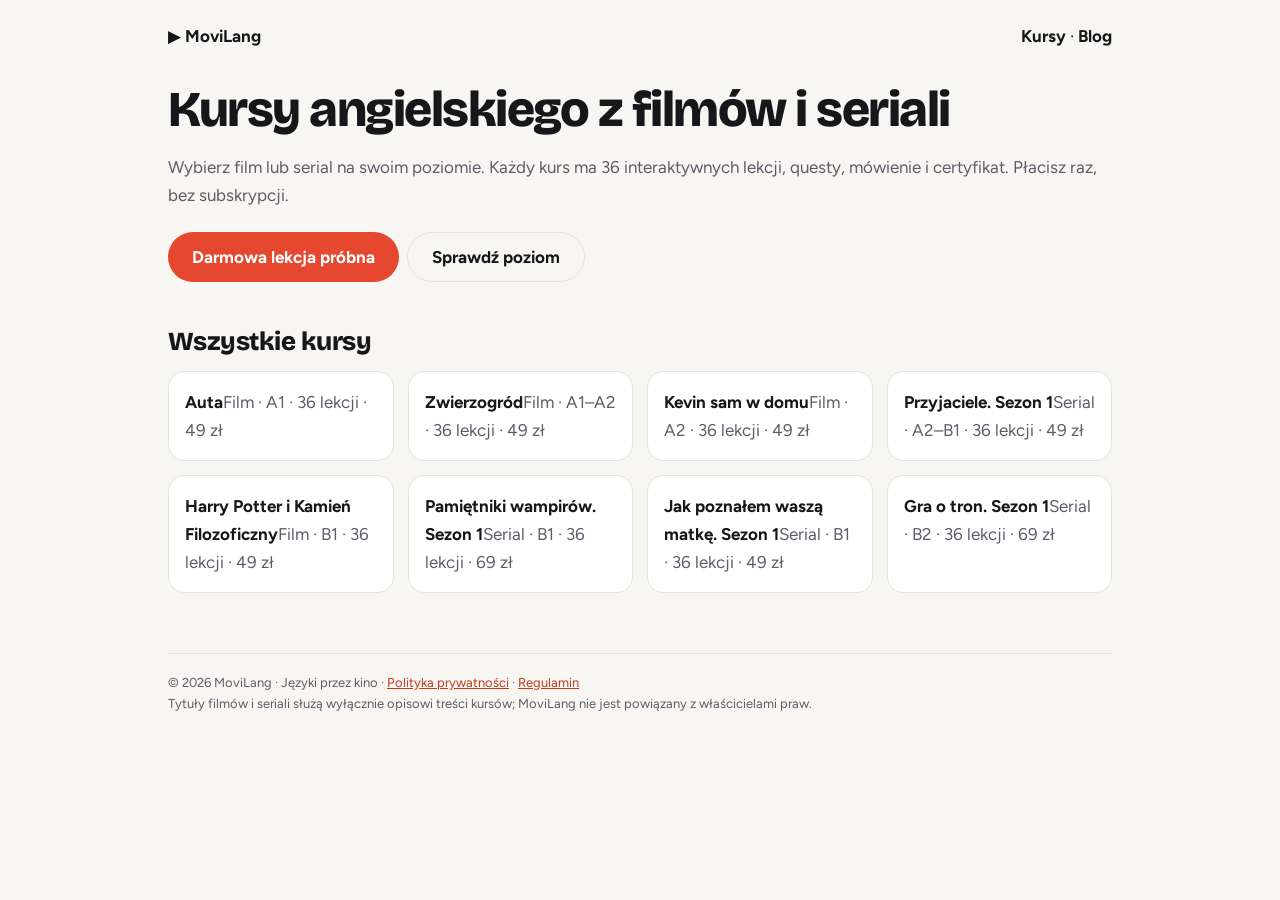
<file: kursy/index.html>
<!doctype html><html lang="pl"><head><meta charset="utf-8"><meta name="viewport" content="width=device-width,initial-scale=1">
<title>Kursy angielskiego z filmów i seriali (A1–B2) | MoviLang</title><meta name="description" content="Kursy angielskiego online na podstawie filmów i seriali: Harry Potter, Przyjaciele, Gra o tron, Auta i inne. Poziomy A1–B2, 36 lekcji, płacisz raz."><link rel="canonical" href="https://movilang.pages.dev/kursy/">
<link rel="icon" href="/assets/favicon.svg" type="image/svg+xml"><link rel="preconnect" href="https://fonts.gstatic.com" crossorigin><link rel="stylesheet" href="https://fonts.googleapis.com/css2?family=Bricolage+Grotesque:opsz,wght@12..96,800&family=Figtree:wght@400;600;700&display=swap"><style>:root{--bg:#F7F6F3;--paper:#fff;--fg:#17161A;--mu:#5F5B68;--line:#E6E3DD;--ac:#C2391C;--acb:#E5482F}
@media(prefers-color-scheme:dark){:root{--bg:#111014;--paper:#19181D;--fg:#F2F0F5;--mu:#A7A2B0;--line:#2C2A31;--ac:#FF7456;--acb:#FF5B40}}
*{box-sizing:border-box}body{margin:0;background:var(--bg);color:var(--fg);font:17px/1.65 Figtree,system-ui,sans-serif}a{color:var(--ac)}
.w{max-width:980px;margin:auto;padding:22px 18px 70px}header{display:flex;justify-content:space-between;align-items:center;gap:12px}
header a{color:var(--fg);text-decoration:none;font-weight:700}.top{display:grid;grid-template-columns:240px 1fr;gap:34px;margin:34px 0;align-items:start}
.pst{aspect-ratio:2/3;border-radius:16px;background:#2a1d52 center/cover;max-width:100%}
h1{font:800 clamp(32px,5vw,50px)/1.03 "Bricolage Grotesque",system-ui,sans-serif;letter-spacing:-.03em;margin:8px 0 14px}
h2{font:800 26px "Bricolage Grotesque",system-ui,sans-serif;letter-spacing:-.02em;margin:44px 0 14px}
.chips{display:flex;flex-wrap:wrap;gap:8px;margin:14px 0}.chips span{border:1px solid var(--line);background:var(--paper);border-radius:999px;padding:4px 12px;font-size:14px;font-weight:600}
.btn{display:inline-flex;align-items:center;height:50px;padding:0 24px;border-radius:999px;background:var(--acb);color:#fff;text-decoration:none;font-weight:700;margin:6px 8px 0 0}
.btn.o{background:transparent;color:var(--fg);border:1px solid var(--line)}.mu{color:var(--mu)}
ol{display:grid;grid-template-columns:repeat(2,minmax(0,1fr));gap:6px 24px;padding-left:22px}li{font-size:15px}li small{color:var(--mu)}li.b{font-weight:700}
.f{display:grid;grid-template-columns:repeat(3,minmax(0,1fr));gap:12px}.f div{background:var(--paper);border:1px solid var(--line);border-radius:16px;padding:16px;font-size:15px}.f b{display:block;font-size:16px}
.cards{display:grid;grid-template-columns:repeat(auto-fill,minmax(200px,1fr));gap:14px}.card{display:block;background:var(--paper);border:1px solid var(--line);border-radius:16px;padding:16px;text-decoration:none;color:var(--fg)}
footer{margin-top:60px;color:var(--mu);font-size:13px;border-top:1px solid var(--line);padding-top:18px}
@media(max-width:700px){.top{grid-template-columns:1fr}.pst{width:160px}ol,.f{grid-template-columns:1fr}}</style><script type="application/ld+json">{"@context": "https://schema.org", "@type": "ItemList", "itemListElement": [{"@type": "ListItem", "position": 1, "url": "https://movilang.pages.dev/kursy/harry-potter.html", "name": "Harry Potter i Kamień Filozoficzny"}, {"@type": "ListItem", "position": 2, "url": "https://movilang.pages.dev/kursy/pamietniki-wampirow.html", "name": "Pamiętniki wampirów. Sezon 1"}, {"@type": "ListItem", "position": 3, "url": "https://movilang.pages.dev/kursy/kevin-sam-w-domu.html", "name": "Kevin sam w domu"}, {"@type": "ListItem", "position": 4, "url": "https://movilang.pages.dev/kursy/auta.html", "name": "Auta"}, {"@type": "ListItem", "position": 5, "url": "https://movilang.pages.dev/kursy/gra-o-tron.html", "name": "Gra o tron. Sezon 1"}, {"@type": "ListItem", "position": 6, "url": "https://movilang.pages.dev/kursy/zwierzogrod.html", "name": "Zwierzogród"}, {"@type": "ListItem", "position": 7, "url": "https://movilang.pages.dev/kursy/przyjaciele.html", "name": "Przyjaciele. Sezon 1"}, {"@type": "ListItem", "position": 8, "url": "https://movilang.pages.dev/kursy/jak-poznalem-wasza-matke.html", "name": "Jak poznałem waszą matkę. Sezon 1"}]}</script></head><body><div class="w"><header><a href="/">▶ MoviLang</a><nav><a href="/kursy/">Kursy</a> · <a href="/blog/">Blog</a></nav></header>
<h1 style="margin-top:34px">Kursy angielskiego z filmów i seriali</h1><p class="mu">Wybierz film lub serial na swoim poziomie. Każdy kurs ma 36 interaktywnych lekcji, questy, mówienie i certyfikat. Płacisz raz, bez subskrypcji.</p>
<p><a class="btn" href="/#/trial">Darmowa lekcja próbna</a><a class="btn o" href="/#/test">Sprawdź poziom</a></p>
<h2>Wszystkie kursy</h2><div class="cards"><a class="card" href="/kursy/auta.html"><b>Auta</b><span class="mu">Film · A1 · 36 lekcji · 49 zł</span></a><a class="card" href="/kursy/zwierzogrod.html"><b>Zwierzogród</b><span class="mu">Film · A1–A2 · 36 lekcji · 49 zł</span></a><a class="card" href="/kursy/kevin-sam-w-domu.html"><b>Kevin sam w domu</b><span class="mu">Film · A2 · 36 lekcji · 49 zł</span></a><a class="card" href="/kursy/przyjaciele.html"><b>Przyjaciele. Sezon 1</b><span class="mu">Serial · A2–B1 · 36 lekcji · 49 zł</span></a><a class="card" href="/kursy/harry-potter.html"><b>Harry Potter i Kamień Filozoficzny</b><span class="mu">Film · B1 · 36 lekcji · 49 zł</span></a><a class="card" href="/kursy/pamietniki-wampirow.html"><b>Pamiętniki wampirów. Sezon 1</b><span class="mu">Serial · B1 · 36 lekcji · 69 zł</span></a><a class="card" href="/kursy/jak-poznalem-wasza-matke.html"><b>Jak poznałem waszą matkę. Sezon 1</b><span class="mu">Serial · B1 · 36 lekcji · 49 zł</span></a><a class="card" href="/kursy/gra-o-tron.html"><b>Gra o tron. Sezon 1</b><span class="mu">Serial · B2 · 36 lekcji · 69 zł</span></a></div><footer>© 2026 MoviLang · Języki przez kino · <a href="/privacy.html">Polityka prywatności</a> · <a href="/terms.html">Regulamin</a><br>Tytuły filmów i seriali służą wyłącznie opisowi treści kursów; MoviLang nie jest powiązany z właścicielami praw.</footer></div></body></html>
</file>
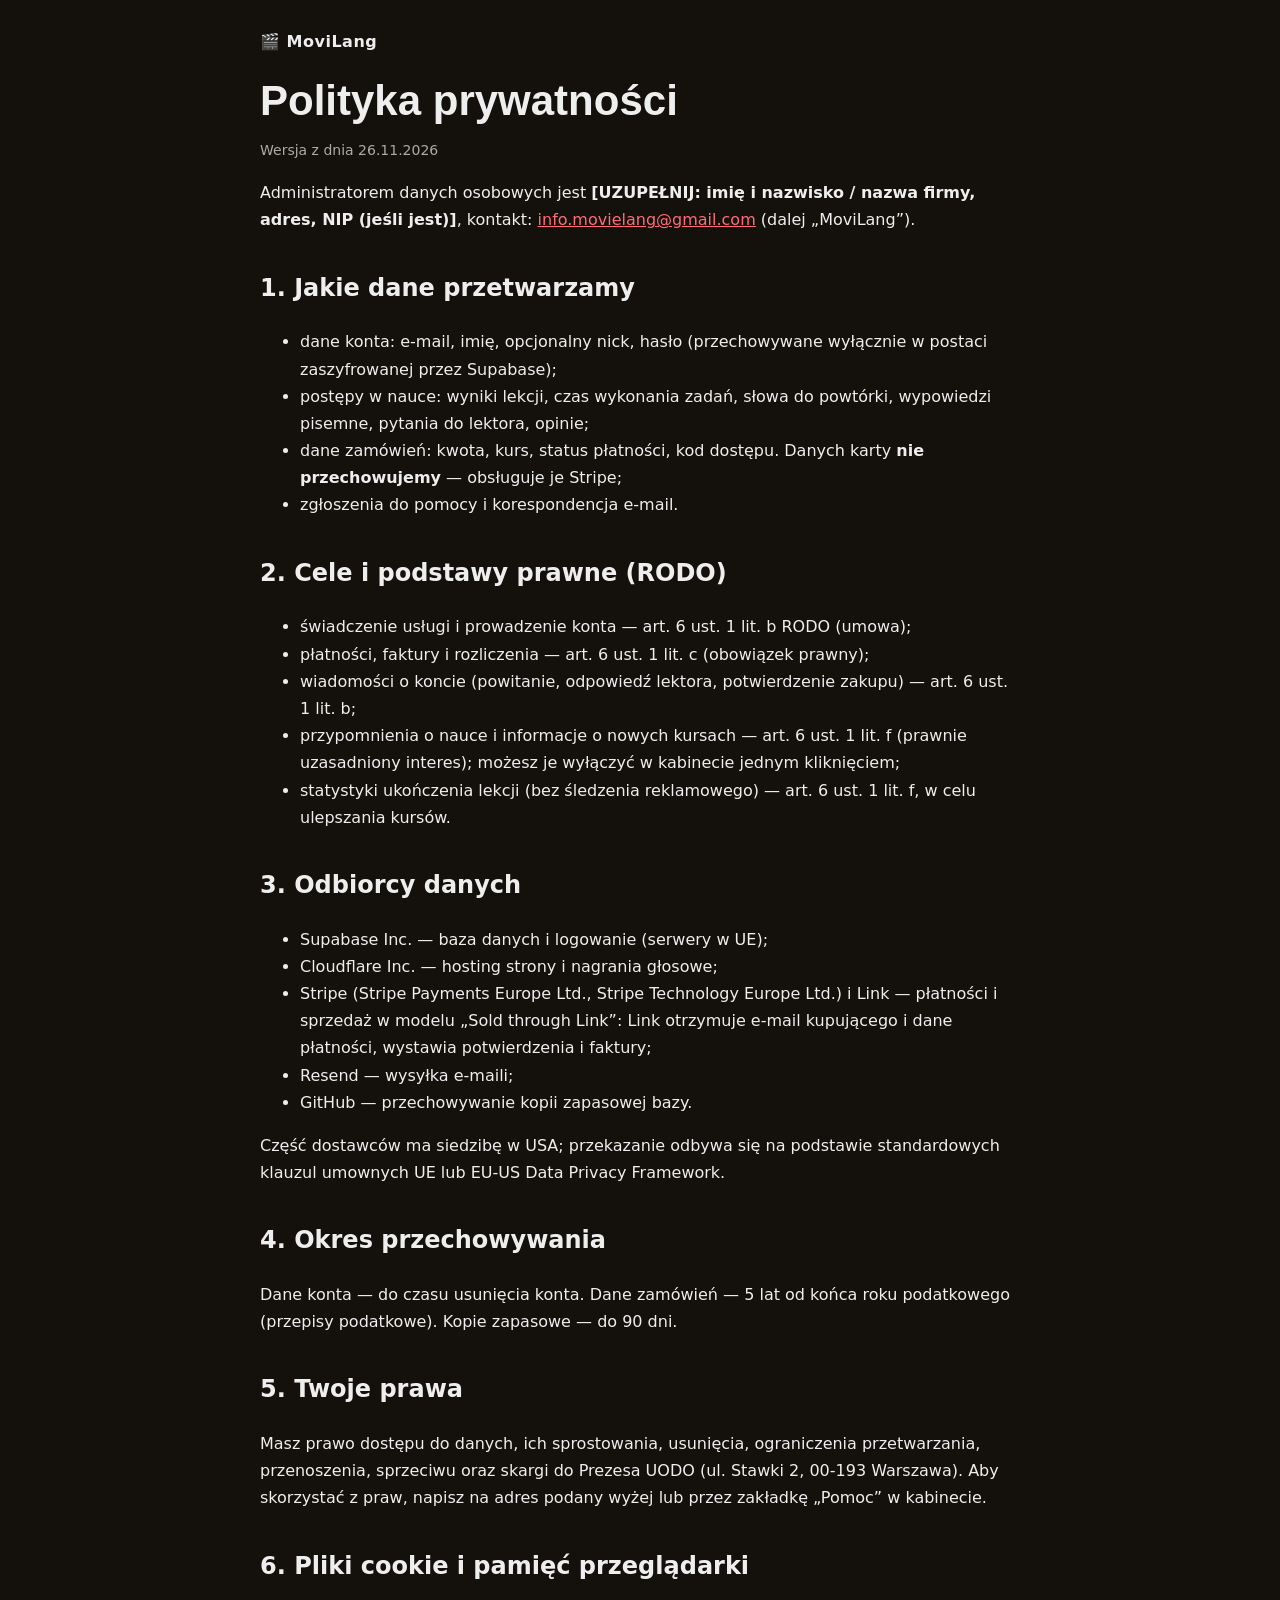
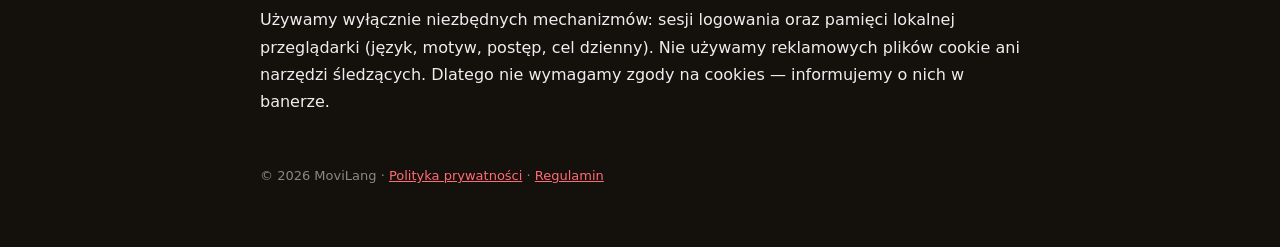
<file: privacy.html>
<!doctype html><html lang="pl"><head><meta charset="utf-8"><meta name="viewport" content="width=device-width,initial-scale=1"><title>Polityka prywatności | MoviLang</title><meta name="robots" content="index,follow"><link rel="icon" href="/assets/favicon.svg" type="image/svg+xml"><style>body{margin:0;font-family:Onest,system-ui,sans-serif;background:#14100c;color:#eee;line-height:1.7}a{color:#ff6b77}
.w{max-width:760px;margin:auto;padding:28px 18px 60px}header a{color:#eee;text-decoration:none;font-weight:700;letter-spacing:.5px}
h1{font-family:'Dela Gothic One',sans-serif;font-size:clamp(28px,5vw,42px);line-height:1.15;margin:22px 0 10px}h2{margin-top:34px;font-size:24px}
.meta{color:#aaa;font-size:14px}.cta{margin:36px 0;padding:20px;border-radius:16px;background:linear-gradient(160deg,#3e1d24,#1b0f12);border:1px solid #5a2a33}
.cta a{display:inline-block;margin-top:10px;padding:10px 18px;border-radius:10px;background:#ff4d5a;color:#fff;text-decoration:none;font-weight:600}
table{border-collapse:collapse;width:100%}td,th{border-bottom:1px solid #333;padding:8px;text-align:left;vertical-align:top}
.cards{display:grid;gap:14px}.card{display:block;padding:18px;border-radius:14px;background:#1f1913;border:1px solid #33291f;text-decoration:none;color:#eee}.card b{display:block;font-size:19px;margin-bottom:4px}
footer{margin-top:50px;color:#888;font-size:13px}</style></head><body><div class="w"><header><a href="/">🎬 MoviLang</a></header><h1>Polityka prywatności</h1><p class="meta">Wersja z dnia 26.11.2026</p><p>Administratorem danych osobowych jest <b>[UZUPEŁNIJ: imię i nazwisko / nazwa firmy, adres, NIP (jeśli jest)]</b>, kontakt: <a href="mailto:info.movielang@gmail.com">info.movielang@gmail.com</a> (dalej „MoviLang”).</p>
<h2>1. Jakie dane przetwarzamy</h2><ul><li>dane konta: e-mail, imię, opcjonalny nick, hasło (przechowywane wyłącznie w postaci zaszyfrowanej przez Supabase);</li><li>postępy w nauce: wyniki lekcji, czas wykonania zadań, słowa do powtórki, wypowiedzi pisemne, pytania do lektora, opinie;</li><li>dane zamówień: kwota, kurs, status płatności, kod dostępu. Danych karty <b>nie przechowujemy</b> — obsługuje je Stripe;</li><li>zgłoszenia do pomocy i korespondencja e-mail.</li></ul>
<h2>2. Cele i podstawy prawne (RODO)</h2><ul><li>świadczenie usługi i prowadzenie konta — art. 6 ust. 1 lit. b RODO (umowa);</li><li>płatności, faktury i rozliczenia — art. 6 ust. 1 lit. c (obowiązek prawny);</li><li>wiadomości o koncie (powitanie, odpowiedź lektora, potwierdzenie zakupu) — art. 6 ust. 1 lit. b;</li><li>przypomnienia o nauce i informacje o nowych kursach — art. 6 ust. 1 lit. f (prawnie uzasadniony interes); możesz je wyłączyć w kabinecie jednym kliknięciem;</li><li>statystyki ukończenia lekcji (bez śledzenia reklamowego) — art. 6 ust. 1 lit. f, w celu ulepszania kursów.</li></ul>
<h2>3. Odbiorcy danych</h2><ul><li>Supabase Inc. — baza danych i logowanie (serwery w UE);</li><li>Cloudflare Inc. — hosting strony i nagrania głosowe;</li><li>Stripe (Stripe Payments Europe Ltd., Stripe Technology Europe Ltd.) i Link — płatności i sprzedaż w modelu „Sold through Link”: Link otrzymuje e-mail kupującego i dane płatności, wystawia potwierdzenia i faktury;</li><li>Resend — wysyłka e-maili;</li><li>GitHub — przechowywanie kopii zapasowej bazy.</li></ul><p>Część dostawców ma siedzibę w USA; przekazanie odbywa się na podstawie standardowych klauzul umownych UE lub EU-US Data Privacy Framework.</p>
<h2>4. Okres przechowywania</h2><p>Dane konta — do czasu usunięcia konta. Dane zamówień — 5 lat od końca roku podatkowego (przepisy podatkowe). Kopie zapasowe — do 90 dni.</p>
<h2>5. Twoje prawa</h2><p>Masz prawo dostępu do danych, ich sprostowania, usunięcia, ograniczenia przetwarzania, przenoszenia, sprzeciwu oraz skargi do Prezesa UODO (ul. Stawki 2, 00-193 Warszawa). Aby skorzystać z praw, napisz na adres podany wyżej lub przez zakładkę „Pomoc” w kabinecie.</p>
<h2>6. Pliki cookie i pamięć przeglądarki</h2><p>Używamy wyłącznie niezbędnych mechanizmów: sesji logowania oraz pamięci lokalnej przeglądarki (język, motyw, postęp, cel dzienny). Nie używamy reklamowych plików cookie ani narzędzi śledzących. Dlatego nie wymagamy zgody na cookies — informujemy o nich w banerze.</p><footer>© 2026 MoviLang · <a href="/privacy.html">Polityka prywatności</a> · <a href="/terms.html">Regulamin</a></footer></div></body></html>
</file>
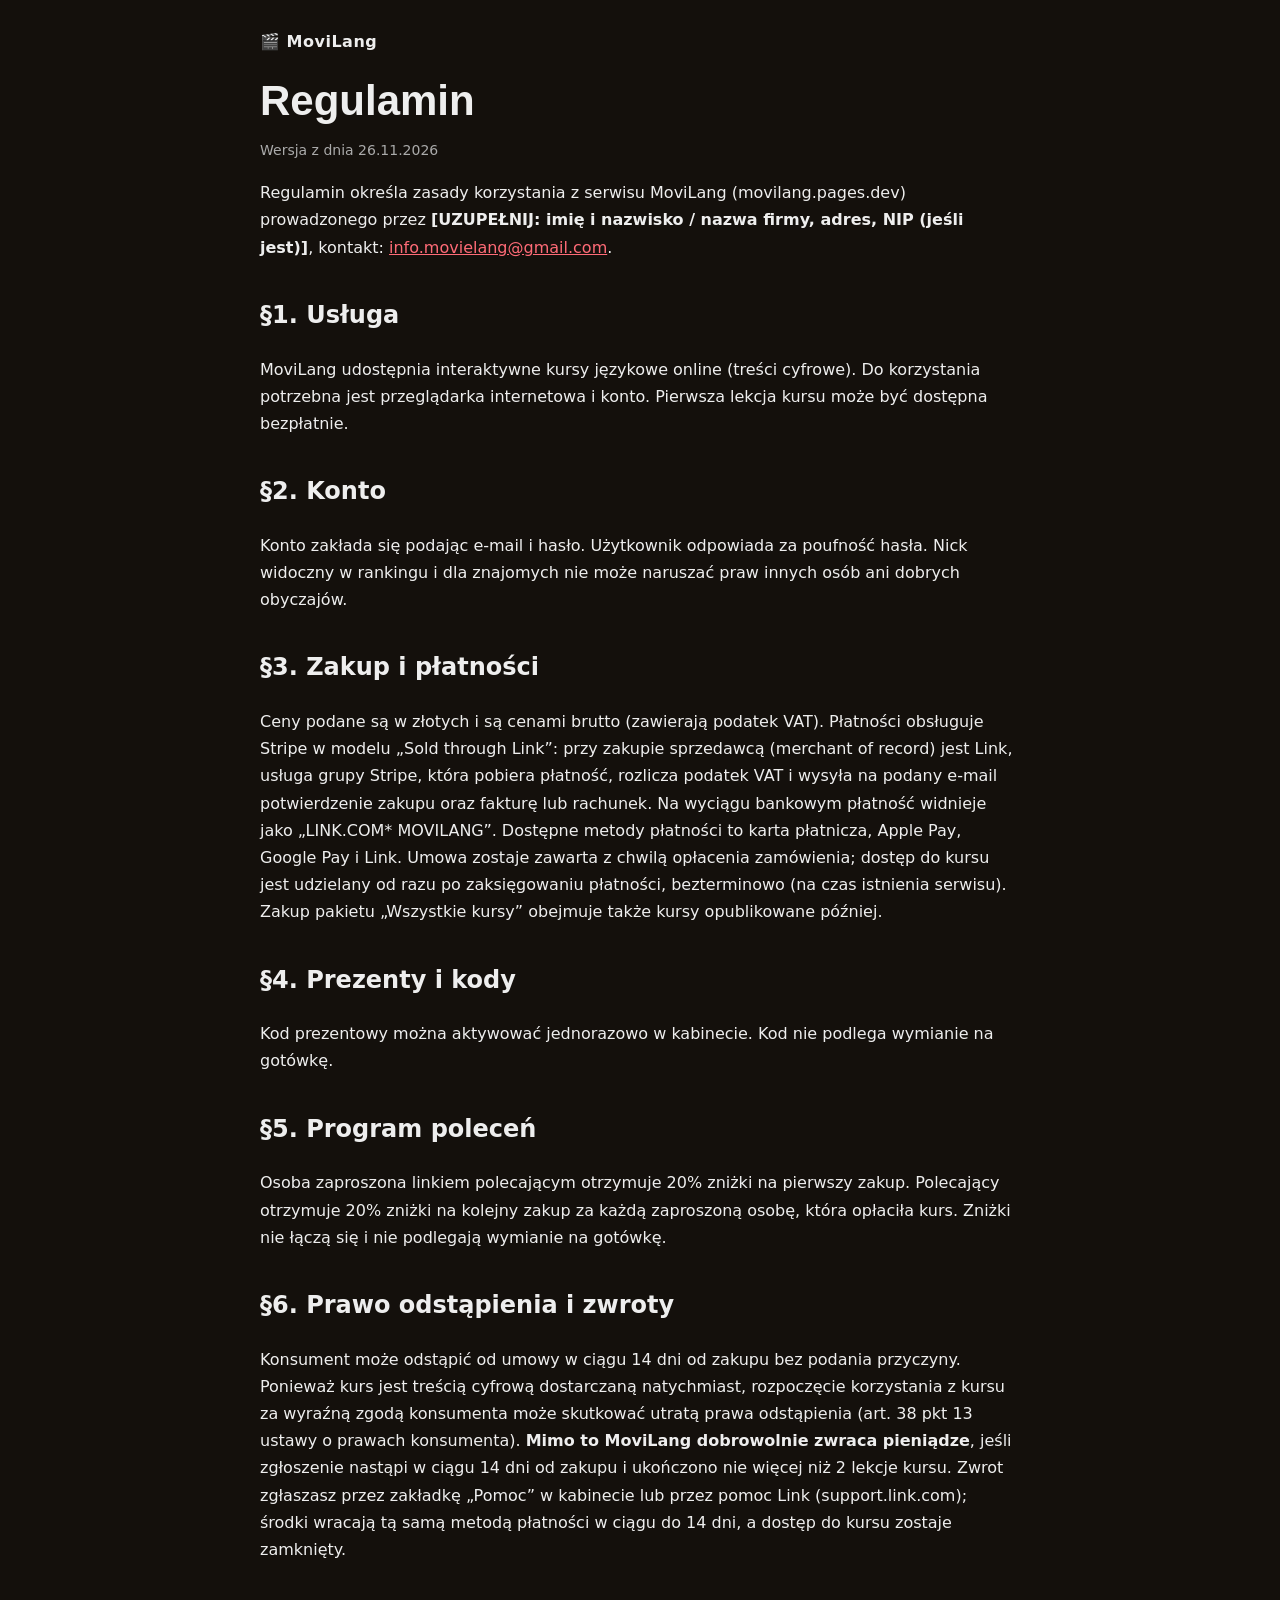
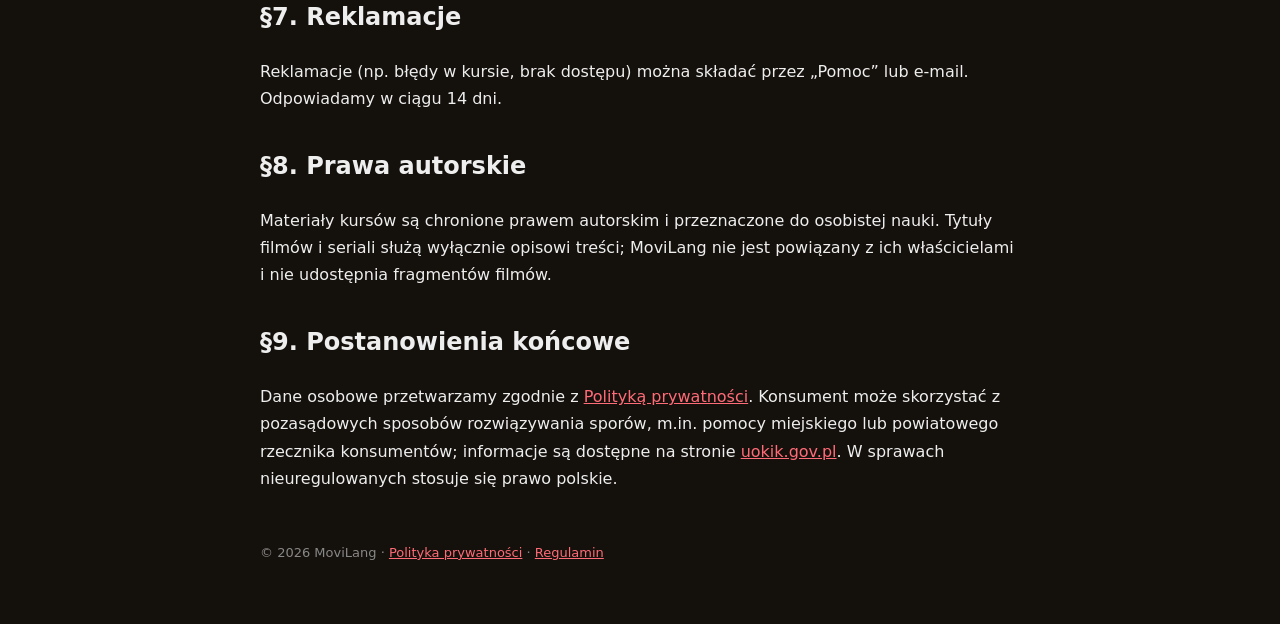
<file: terms.html>
<!doctype html><html lang="pl"><head><meta charset="utf-8"><meta name="viewport" content="width=device-width,initial-scale=1"><title>Regulamin | MoviLang</title><meta name="robots" content="index,follow"><link rel="icon" href="/assets/favicon.svg" type="image/svg+xml"><style>body{margin:0;font-family:Onest,system-ui,sans-serif;background:#14100c;color:#eee;line-height:1.7}a{color:#ff6b77}
.w{max-width:760px;margin:auto;padding:28px 18px 60px}header a{color:#eee;text-decoration:none;font-weight:700;letter-spacing:.5px}
h1{font-family:'Dela Gothic One',sans-serif;font-size:clamp(28px,5vw,42px);line-height:1.15;margin:22px 0 10px}h2{margin-top:34px;font-size:24px}
.meta{color:#aaa;font-size:14px}.cta{margin:36px 0;padding:20px;border-radius:16px;background:linear-gradient(160deg,#3e1d24,#1b0f12);border:1px solid #5a2a33}
.cta a{display:inline-block;margin-top:10px;padding:10px 18px;border-radius:10px;background:#ff4d5a;color:#fff;text-decoration:none;font-weight:600}
table{border-collapse:collapse;width:100%}td,th{border-bottom:1px solid #333;padding:8px;text-align:left;vertical-align:top}
.cards{display:grid;gap:14px}.card{display:block;padding:18px;border-radius:14px;background:#1f1913;border:1px solid #33291f;text-decoration:none;color:#eee}.card b{display:block;font-size:19px;margin-bottom:4px}
footer{margin-top:50px;color:#888;font-size:13px}</style></head><body><div class="w"><header><a href="/">🎬 MoviLang</a></header><h1>Regulamin</h1><p class="meta">Wersja z dnia 26.11.2026</p><p>Regulamin określa zasady korzystania z serwisu MoviLang (movilang.pages.dev) prowadzonego przez <b>[UZUPEŁNIJ: imię i nazwisko / nazwa firmy, adres, NIP (jeśli jest)]</b>, kontakt: <a href="mailto:info.movielang@gmail.com">info.movielang@gmail.com</a>.</p>
<h2>§1. Usługa</h2><p>MoviLang udostępnia interaktywne kursy językowe online (treści cyfrowe). Do korzystania potrzebna jest przeglądarka internetowa i konto. Pierwsza lekcja kursu może być dostępna bezpłatnie.</p>
<h2>§2. Konto</h2><p>Konto zakłada się podając e-mail i hasło. Użytkownik odpowiada za poufność hasła. Nick widoczny w rankingu i dla znajomych nie może naruszać praw innych osób ani dobrych obyczajów.</p>
<h2>§3. Zakup i płatności</h2><p>Ceny podane są w złotych i są cenami brutto (zawierają podatek VAT). Płatności obsługuje Stripe w modelu „Sold through Link”: przy zakupie sprzedawcą (merchant of record) jest Link, usługa grupy Stripe, która pobiera płatność, rozlicza podatek VAT i wysyła na podany e-mail potwierdzenie zakupu oraz fakturę lub rachunek. Na wyciągu bankowym płatność widnieje jako „LINK.COM* MOVILANG”. Dostępne metody płatności to karta płatnicza, Apple Pay, Google Pay i Link. Umowa zostaje zawarta z chwilą opłacenia zamówienia; dostęp do kursu jest udzielany od razu po zaksięgowaniu płatności, bezterminowo (na czas istnienia serwisu). Zakup pakietu „Wszystkie kursy” obejmuje także kursy opublikowane później.</p>
<h2>§4. Prezenty i kody</h2><p>Kod prezentowy można aktywować jednorazowo w kabinecie. Kod nie podlega wymianie na gotówkę.</p>
<h2>§5. Program poleceń</h2><p>Osoba zaproszona linkiem polecającym otrzymuje 20% zniżki na pierwszy zakup. Polecający otrzymuje 20% zniżki na kolejny zakup za każdą zaproszoną osobę, która opłaciła kurs. Zniżki nie łączą się i nie podlegają wymianie na gotówkę.</p>
<h2>§6. Prawo odstąpienia i zwroty</h2><p>Konsument może odstąpić od umowy w ciągu 14 dni od zakupu bez podania przyczyny. Ponieważ kurs jest treścią cyfrową dostarczaną natychmiast, rozpoczęcie korzystania z kursu za wyraźną zgodą konsumenta może skutkować utratą prawa odstąpienia (art. 38 pkt 13 ustawy o prawach konsumenta). <b>Mimo to MoviLang dobrowolnie zwraca pieniądze</b>, jeśli zgłoszenie nastąpi w ciągu 14 dni od zakupu i ukończono nie więcej niż 2 lekcje kursu. Zwrot zgłaszasz przez zakładkę „Pomoc” w kabinecie lub przez pomoc Link (support.link.com); środki wracają tą samą metodą płatności w ciągu do 14 dni, a dostęp do kursu zostaje zamknięty.</p>
<h2>§7. Reklamacje</h2><p>Reklamacje (np. błędy w kursie, brak dostępu) można składać przez „Pomoc” lub e-mail. Odpowiadamy w ciągu 14 dni.</p>
<h2>§8. Prawa autorskie</h2><p>Materiały kursów są chronione prawem autorskim i przeznaczone do osobistej nauki. Tytuły filmów i seriali służą wyłącznie opisowi treści; MoviLang nie jest powiązany z ich właścicielami i nie udostępnia fragmentów filmów.</p>
<h2>§9. Postanowienia końcowe</h2><p>Dane osobowe przetwarzamy zgodnie z <a href="/privacy.html">Polityką prywatności</a>. Konsument może skorzystać z pozasądowych sposobów rozwiązywania sporów, m.in. pomocy miejskiego lub powiatowego rzecznika konsumentów; informacje są dostępne na stronie <a href="https://uokik.gov.pl">uokik.gov.pl</a>. W sprawach nieuregulowanych stosuje się prawo polskie.</p><footer>© 2026 MoviLang · <a href="/privacy.html">Polityka prywatności</a> · <a href="/terms.html">Regulamin</a></footer></div></body></html>
</file>
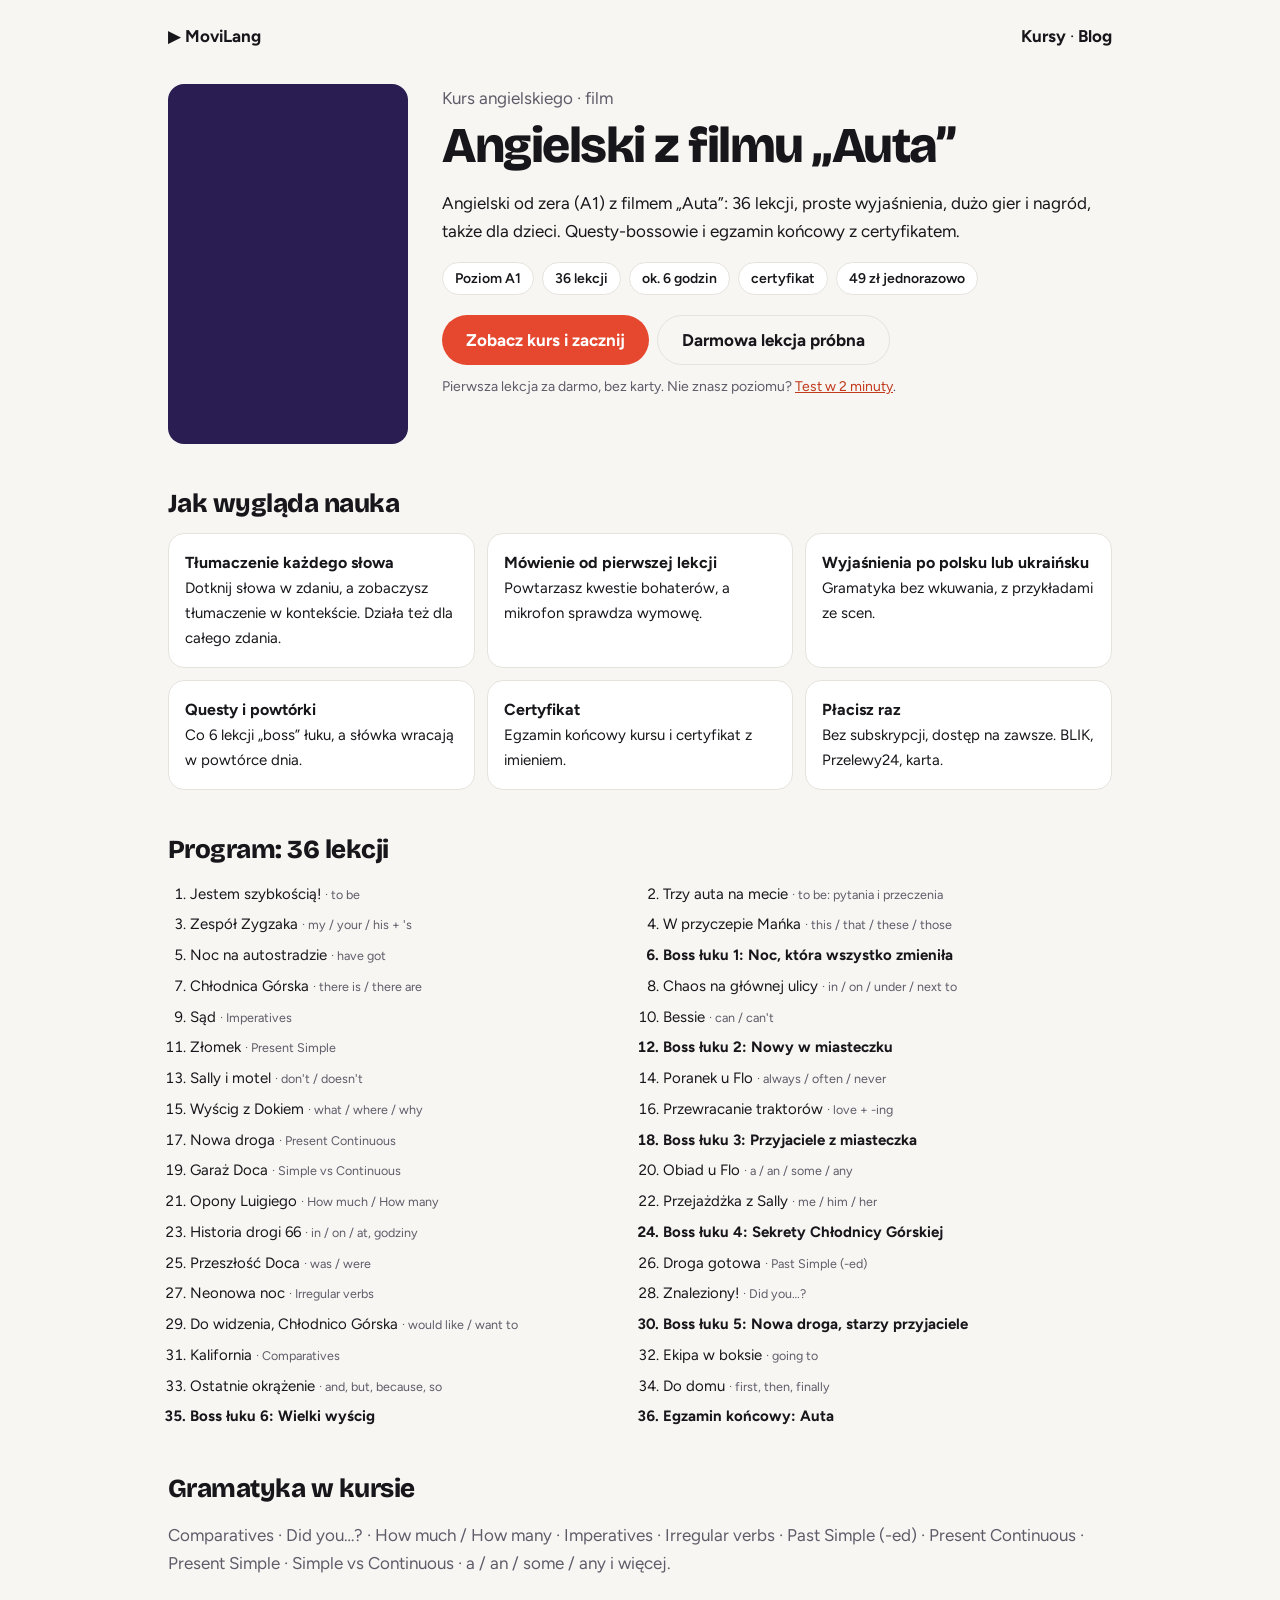
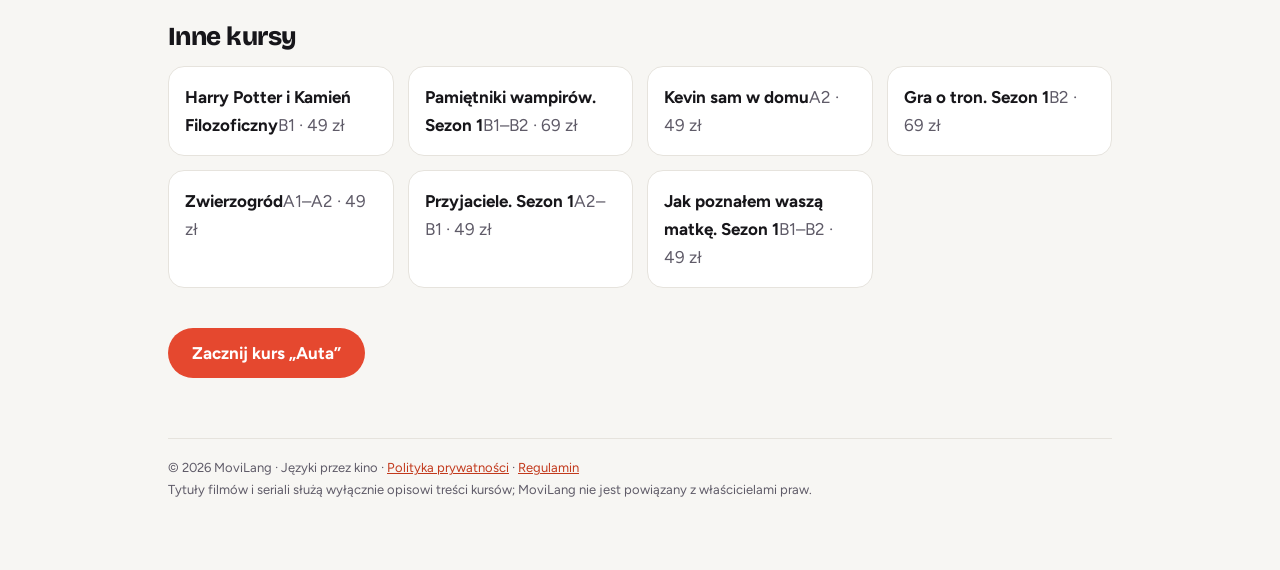
<file: kursy/auta.html>
<!doctype html><html lang="pl"><head><meta charset="utf-8"><meta name="viewport" content="width=device-width,initial-scale=1">
<title>Angielski z filmu „Auta” — kurs A1 online | MoviLang</title><meta name="description" content="Angielski od zera (A1) z filmem „Auta”: 36 lekcji, proste wyjaśnienia, dużo gier i nagród, także dla dzieci. Questy-bossowie i egzamin końcowy z certyfikat"><link rel="canonical" href="https://movilang.pages.dev/kursy/auta.html">
<meta property="og:title" content="Angielski z filmu „Auta” — kurs A1 online | MoviLang"><meta property="og:description" content="Angielski od zera (A1) z filmem „Auta”: 36 lekcji, proste wyjaśnienia, dużo gier i nagród, także dla dzieci. Questy-bossowie i egzamin końcowy z certyfikat"><meta property="og:url" content="https://movilang.pages.dev/kursy/auta.html"><meta property="og:type" content="website"><meta property="og:image" content="https://movilang.pages.dev/assets/posters/cars-1793215403959.jpg">
<link rel="icon" href="/assets/favicon.svg" type="image/svg+xml"><link rel="preconnect" href="https://fonts.gstatic.com" crossorigin><link rel="stylesheet" href="https://fonts.googleapis.com/css2?family=Bricolage+Grotesque:opsz,wght@12..96,800&family=Figtree:wght@400;600;700&display=swap"><style>:root{--bg:#F7F6F3;--paper:#fff;--fg:#17161A;--mu:#5F5B68;--line:#E6E3DD;--ac:#C2391C;--acb:#E5482F}
@media(prefers-color-scheme:dark){:root{--bg:#111014;--paper:#19181D;--fg:#F2F0F5;--mu:#A7A2B0;--line:#2C2A31;--ac:#FF7456;--acb:#FF5B40}}
*{box-sizing:border-box}body{margin:0;background:var(--bg);color:var(--fg);font:17px/1.65 Figtree,system-ui,sans-serif}a{color:var(--ac)}
.w{max-width:980px;margin:auto;padding:22px 18px 70px}header{display:flex;justify-content:space-between;align-items:center;gap:12px}
header a{color:var(--fg);text-decoration:none;font-weight:700}.top{display:grid;grid-template-columns:240px 1fr;gap:34px;margin:34px 0;align-items:start}
.pst{aspect-ratio:2/3;border-radius:16px;background:#2a1d52 center/cover;max-width:100%}
h1{font:800 clamp(32px,5vw,50px)/1.03 "Bricolage Grotesque",system-ui,sans-serif;letter-spacing:-.03em;margin:8px 0 14px}
h2{font:800 26px "Bricolage Grotesque",system-ui,sans-serif;letter-spacing:-.02em;margin:44px 0 14px}
.chips{display:flex;flex-wrap:wrap;gap:8px;margin:14px 0}.chips span{border:1px solid var(--line);background:var(--paper);border-radius:999px;padding:4px 12px;font-size:14px;font-weight:600}
.btn{display:inline-flex;align-items:center;height:50px;padding:0 24px;border-radius:999px;background:var(--acb);color:#fff;text-decoration:none;font-weight:700;margin:6px 8px 0 0}
.btn.o{background:transparent;color:var(--fg);border:1px solid var(--line)}.mu{color:var(--mu)}
ol{display:grid;grid-template-columns:repeat(2,minmax(0,1fr));gap:6px 24px;padding-left:22px}li{font-size:15px}li small{color:var(--mu)}li.b{font-weight:700}
.f{display:grid;grid-template-columns:repeat(3,minmax(0,1fr));gap:12px}.f div{background:var(--paper);border:1px solid var(--line);border-radius:16px;padding:16px;font-size:15px}.f b{display:block;font-size:16px}
.cards{display:grid;grid-template-columns:repeat(auto-fill,minmax(200px,1fr));gap:14px}.card{display:block;background:var(--paper);border:1px solid var(--line);border-radius:16px;padding:16px;text-decoration:none;color:var(--fg)}
footer{margin-top:60px;color:var(--mu);font-size:13px;border-top:1px solid var(--line);padding-top:18px}
@media(max-width:700px){.top{grid-template-columns:1fr}.pst{width:160px}ol,.f{grid-template-columns:1fr}}</style><script type="application/ld+json">{"@context": "https://schema.org", "@graph": [{"@type": "Course", "name": "Auta — angielski A1", "description": "Angielski od zera (A1) z filmem „Auta”: 36 lekcji, proste wyjaśnienia, dużo gier i nagród, także dla dzieci. Questy-bossowie i egzamin końcowy z certyfikatem.", "url": "https://movilang.pages.dev/kursy/auta.html", "inLanguage": "en", "educationalLevel": "A1", "numberOfCredits": 36, "provider": {"@type": "Organization", "name": "MoviLang", "url": "https://movilang.pages.dev/"}, "offers": {"@type": "Offer", "category": "Paid", "price": "49", "priceCurrency": "PLN", "url": "https://movilang.pages.dev/kursy/auta.html"}, "hasCourseInstance": {"@type": "CourseInstance", "courseMode": "online", "courseWorkload": "PT6H"}, "image": "https://movilang.pages.dev/assets/posters/cars-1793215403959.jpg"}, {"@type": "BreadcrumbList", "itemListElement": [{"@type": "ListItem", "position": 1, "name": "MoviLang", "item": "https://movilang.pages.dev/"}, {"@type": "ListItem", "position": 2, "name": "Kursy", "item": "https://movilang.pages.dev/kursy/"}, {"@type": "ListItem", "position": 3, "name": "Auta", "item": "https://movilang.pages.dev/kursy/auta.html"}]}]}</script></head><body><div class="w"><header><a href="/">▶ MoviLang</a><nav><a href="/kursy/">Kursy</a> · <a href="/blog/">Blog</a></nav></header>
<div class="top"><div class="pst" role="img" aria-label="Okładka kursu Auta" style="background-image:url(https://movilang.pages.dev/assets/posters/cars-1793215403959.jpg)"></div><div>
<span class="mu">Kurs angielskiego · film</span><h1>Angielski z filmu „Auta”</h1><p>Angielski od zera (A1) z filmem „Auta”: 36 lekcji, proste wyjaśnienia, dużo gier i nagród, także dla dzieci. Questy-bossowie i egzamin końcowy z certyfikatem.</p>
<div class="chips"><span>Poziom A1</span><span>36 lekcji</span><span>ok. 6 godzin</span><span>certyfikat</span><span>49 zł jednorazowo</span></div>
<a class="btn" href="/#/course/f6b1a099-2307-4502-aefb-fdaa977d04d1">Zobacz kurs i zacznij</a><a class="btn o" href="/#/trial">Darmowa lekcja próbna</a>
<p class="mu" style="font-size:14px;margin-top:10px">Pierwsza lekcja za darmo, bez karty. Nie znasz poziomu? <a href="/#/test">Test w 2 minuty</a>.</p></div></div>
<h2>Jak wygląda nauka</h2><div class="f"><div><b>Tłumaczenie każdego słowa</b>Dotknij słowa w zdaniu, a zobaczysz tłumaczenie w kontekście. Działa też dla całego zdania.</div><div><b>Mówienie od pierwszej lekcji</b>Powtarzasz kwestie bohaterów, a mikrofon sprawdza wymowę.</div><div><b>Wyjaśnienia po polsku lub ukraińsku</b>Gramatyka bez wkuwania, z przykładami ze scen.</div><div><b>Questy i powtórki</b>Co 6 lekcji „boss” łuku, a słówka wracają w powtórce dnia.</div><div><b>Certyfikat</b>Egzamin końcowy kursu i certyfikat z imieniem.</div><div><b>Płacisz raz</b>Bez subskrypcji, dostęp na zawsze. BLIK, Przelewy24, karta.</div></div>
<h2>Program: 36 lekcji</h2><ol><li>Jestem szybkością! <small>· to be</small></li><li>Trzy auta na mecie <small>· to be: pytania i przeczenia</small></li><li>Zespół Zygzaka <small>· my / your / his + &#x27;s</small></li><li>W przyczepie Mańka <small>· this / that / these / those</small></li><li>Noc na autostradzie <small>· have got</small></li><li class="b">Boss łuku 1: Noc, która wszystko zmieniła</li><li>Chłodnica Górska <small>· there is / there are</small></li><li>Chaos na głównej ulicy <small>· in / on / under / next to</small></li><li>Sąd <small>· Imperatives</small></li><li>Bessie <small>· can / can&#x27;t</small></li><li>Złomek <small>· Present Simple</small></li><li class="b">Boss łuku 2: Nowy w miasteczku</li><li>Sally i motel <small>· don&#x27;t / doesn&#x27;t</small></li><li>Poranek u Flo <small>· always / often / never</small></li><li>Wyścig z Dokiem <small>· what / where / why</small></li><li>Przewracanie traktorów <small>· love + -ing</small></li><li>Nowa droga <small>· Present Continuous</small></li><li class="b">Boss łuku 3: Przyjaciele z miasteczka</li><li>Garaż Doca <small>· Simple vs Continuous</small></li><li>Obiad u Flo <small>· a / an / some / any</small></li><li>Opony Luigiego <small>· How much / How many</small></li><li>Przejażdżka z Sally <small>· me / him / her</small></li><li>Historia drogi 66 <small>· in / on / at, godziny</small></li><li class="b">Boss łuku 4: Sekrety Chłodnicy Górskiej</li><li>Przeszłość Doca <small>· was / were</small></li><li>Droga gotowa <small>· Past Simple (-ed)</small></li><li>Neonowa noc <small>· Irregular verbs</small></li><li>Znaleziony! <small>· Did you…?</small></li><li>Do widzenia, Chłodnico Górska <small>· would like / want to</small></li><li class="b">Boss łuku 5: Nowa droga, starzy przyjaciele</li><li>Kalifornia <small>· Comparatives</small></li><li>Ekipa w boksie <small>· going to</small></li><li>Ostatnie okrążenie <small>· and, but, because, so</small></li><li>Do domu <small>· first, then, finally</small></li><li class="b">Boss łuku 6: Wielki wyścig</li><li class="b">Egzamin końcowy: Auta</li></ol>
<h2>Gramatyka w kursie</h2><p class="mu">Comparatives · Did you…? · How much / How many · Imperatives · Irregular verbs · Past Simple (-ed) · Present Continuous · Present Simple · Simple vs Continuous · a / an / some / any i więcej.</p>
<h2>Inne kursy</h2><div class="cards"><a class="card" href="/kursy/harry-potter.html"><b>Harry Potter i Kamień Filozoficzny</b><span class="mu">B1 · 49 zł</span></a><a class="card" href="/kursy/pamietniki-wampirow.html"><b>Pamiętniki wampirów. Sezon 1</b><span class="mu">B1–B2 · 69 zł</span></a><a class="card" href="/kursy/kevin-sam-w-domu.html"><b>Kevin sam w domu</b><span class="mu">A2 · 49 zł</span></a><a class="card" href="/kursy/gra-o-tron.html"><b>Gra o tron. Sezon 1</b><span class="mu">B2 · 69 zł</span></a><a class="card" href="/kursy/zwierzogrod.html"><b>Zwierzogród</b><span class="mu">A1–A2 · 49 zł</span></a><a class="card" href="/kursy/przyjaciele.html"><b>Przyjaciele. Sezon 1</b><span class="mu">A2–B1 · 49 zł</span></a><a class="card" href="/kursy/jak-poznalem-wasza-matke.html"><b>Jak poznałem waszą matkę. Sezon 1</b><span class="mu">B1–B2 · 49 zł</span></a></div>
<p style="margin-top:34px"><a class="btn" href="/#/course/f6b1a099-2307-4502-aefb-fdaa977d04d1">Zacznij kurs „Auta”</a></p><footer>© 2026 MoviLang · Języki przez kino · <a href="/privacy.html">Polityka prywatności</a> · <a href="/terms.html">Regulamin</a><br>Tytuły filmów i seriali służą wyłącznie opisowi treści kursów; MoviLang nie jest powiązany z właścicielami praw.</footer></div></body></html>
</file>
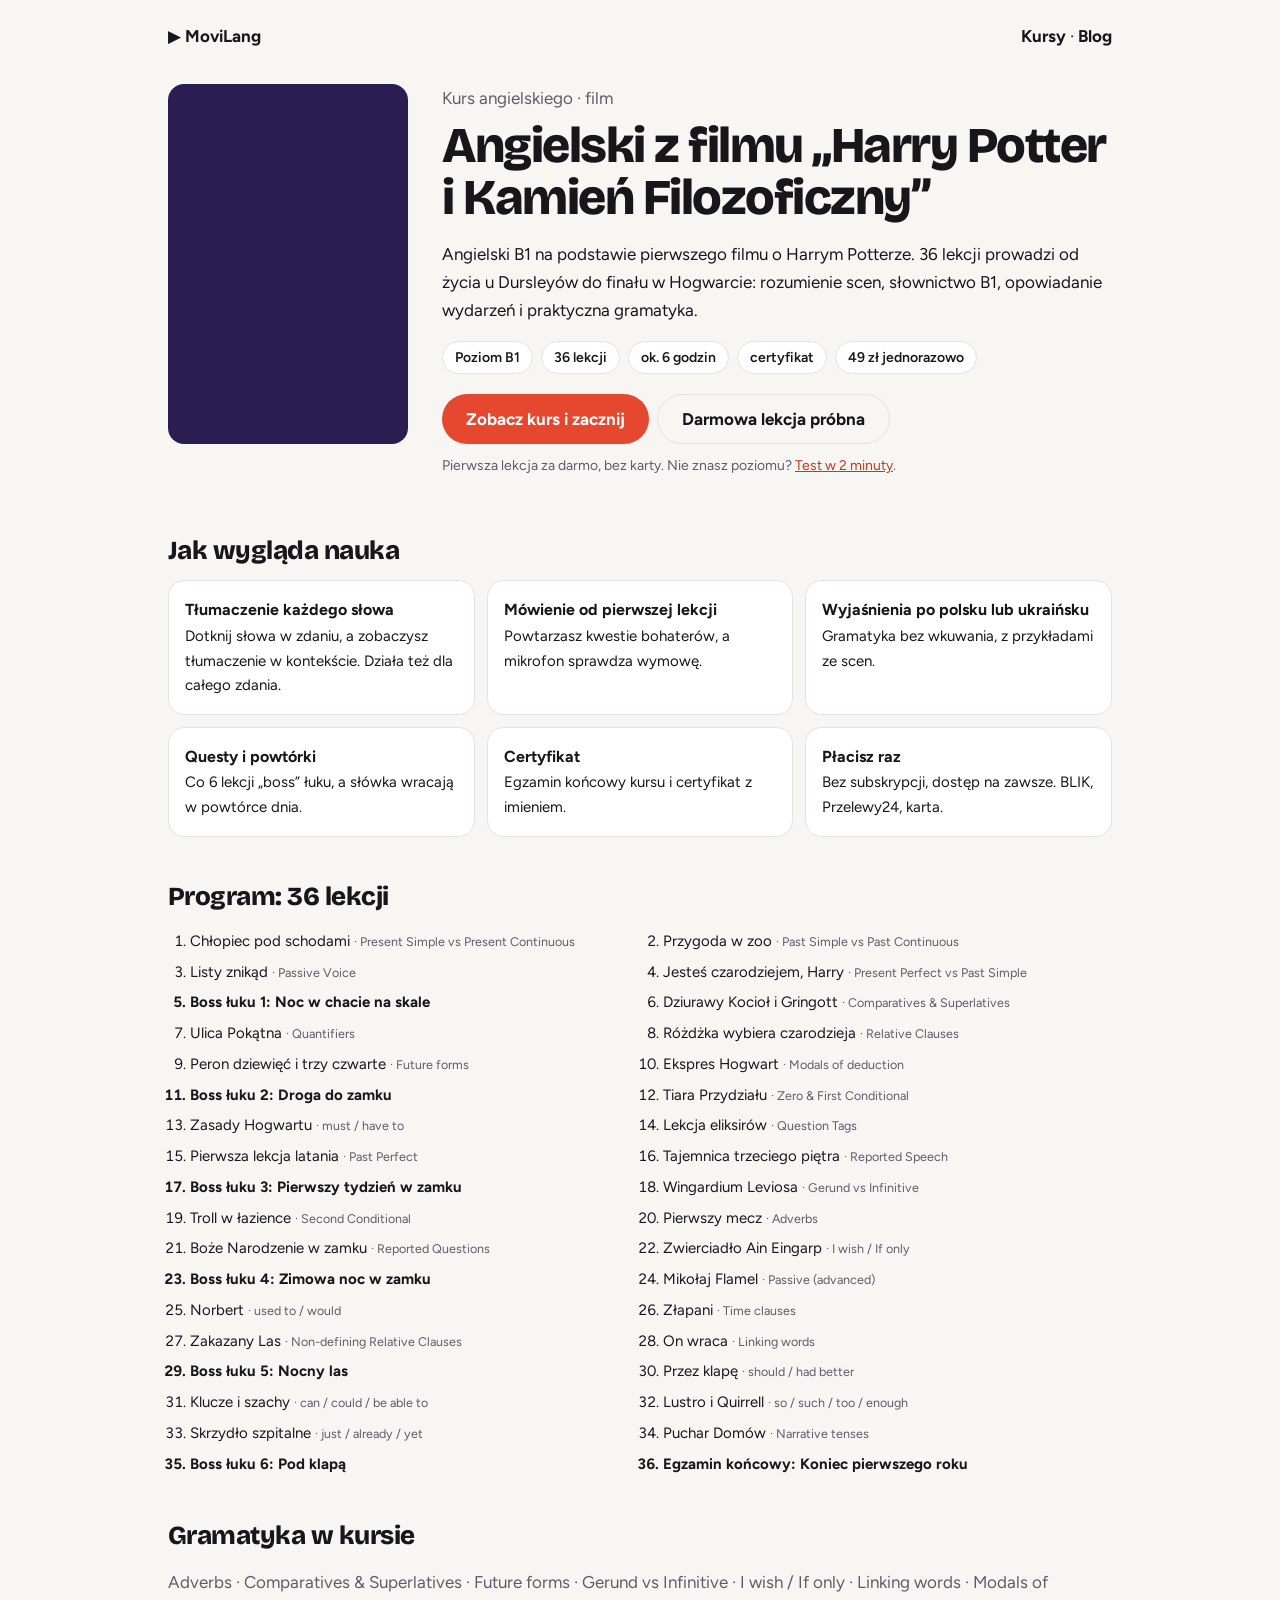
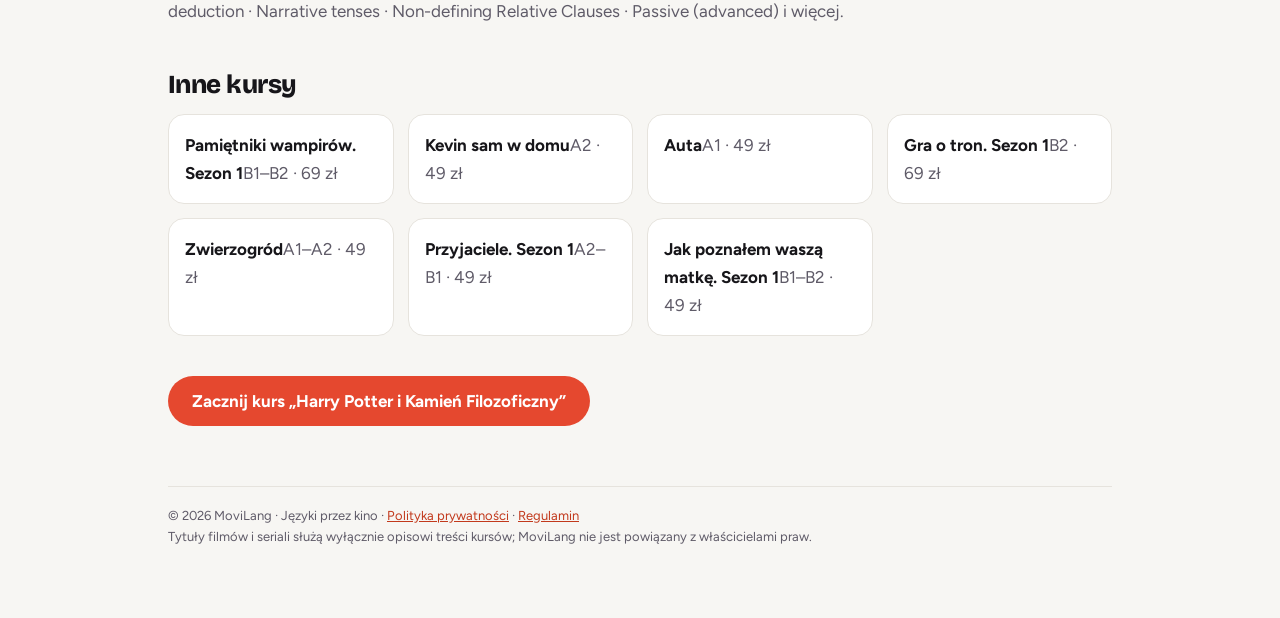
<file: kursy/harry-potter.html>
<!doctype html><html lang="pl"><head><meta charset="utf-8"><meta name="viewport" content="width=device-width,initial-scale=1">
<title>Angielski z filmu „Harry Potter i Kamień Filozoficzny” — kurs B1 online | MoviLang</title><meta name="description" content="Angielski B1 na podstawie pierwszego filmu o Harrym Potterze. 36 lekcji prowadzi od życia u Dursleyów do finału w Hogwarcie: rozumienie scen, słownictwo B1"><link rel="canonical" href="https://movilang.pages.dev/kursy/harry-potter.html">
<meta property="og:title" content="Angielski z filmu „Harry Potter i Kamień Filozoficzny” — kurs B1 online | MoviLang"><meta property="og:description" content="Angielski B1 na podstawie pierwszego filmu o Harrym Potterze. 36 lekcji prowadzi od życia u Dursleyów do finału w Hogwarcie: rozumienie scen, słownictwo B1"><meta property="og:url" content="https://movilang.pages.dev/kursy/harry-potter.html"><meta property="og:type" content="website"><meta property="og:image" content="https://movilang.pages.dev/assets/posters/harry-potter-1-1793213933356.jpg">
<link rel="icon" href="/assets/favicon.svg" type="image/svg+xml"><link rel="preconnect" href="https://fonts.gstatic.com" crossorigin><link rel="stylesheet" href="https://fonts.googleapis.com/css2?family=Bricolage+Grotesque:opsz,wght@12..96,800&family=Figtree:wght@400;600;700&display=swap"><style>:root{--bg:#F7F6F3;--paper:#fff;--fg:#17161A;--mu:#5F5B68;--line:#E6E3DD;--ac:#C2391C;--acb:#E5482F}
@media(prefers-color-scheme:dark){:root{--bg:#111014;--paper:#19181D;--fg:#F2F0F5;--mu:#A7A2B0;--line:#2C2A31;--ac:#FF7456;--acb:#FF5B40}}
*{box-sizing:border-box}body{margin:0;background:var(--bg);color:var(--fg);font:17px/1.65 Figtree,system-ui,sans-serif}a{color:var(--ac)}
.w{max-width:980px;margin:auto;padding:22px 18px 70px}header{display:flex;justify-content:space-between;align-items:center;gap:12px}
header a{color:var(--fg);text-decoration:none;font-weight:700}.top{display:grid;grid-template-columns:240px 1fr;gap:34px;margin:34px 0;align-items:start}
.pst{aspect-ratio:2/3;border-radius:16px;background:#2a1d52 center/cover;max-width:100%}
h1{font:800 clamp(32px,5vw,50px)/1.03 "Bricolage Grotesque",system-ui,sans-serif;letter-spacing:-.03em;margin:8px 0 14px}
h2{font:800 26px "Bricolage Grotesque",system-ui,sans-serif;letter-spacing:-.02em;margin:44px 0 14px}
.chips{display:flex;flex-wrap:wrap;gap:8px;margin:14px 0}.chips span{border:1px solid var(--line);background:var(--paper);border-radius:999px;padding:4px 12px;font-size:14px;font-weight:600}
.btn{display:inline-flex;align-items:center;height:50px;padding:0 24px;border-radius:999px;background:var(--acb);color:#fff;text-decoration:none;font-weight:700;margin:6px 8px 0 0}
.btn.o{background:transparent;color:var(--fg);border:1px solid var(--line)}.mu{color:var(--mu)}
ol{display:grid;grid-template-columns:repeat(2,minmax(0,1fr));gap:6px 24px;padding-left:22px}li{font-size:15px}li small{color:var(--mu)}li.b{font-weight:700}
.f{display:grid;grid-template-columns:repeat(3,minmax(0,1fr));gap:12px}.f div{background:var(--paper);border:1px solid var(--line);border-radius:16px;padding:16px;font-size:15px}.f b{display:block;font-size:16px}
.cards{display:grid;grid-template-columns:repeat(auto-fill,minmax(200px,1fr));gap:14px}.card{display:block;background:var(--paper);border:1px solid var(--line);border-radius:16px;padding:16px;text-decoration:none;color:var(--fg)}
footer{margin-top:60px;color:var(--mu);font-size:13px;border-top:1px solid var(--line);padding-top:18px}
@media(max-width:700px){.top{grid-template-columns:1fr}.pst{width:160px}ol,.f{grid-template-columns:1fr}}</style><script type="application/ld+json">{"@context": "https://schema.org", "@graph": [{"@type": "Course", "name": "Harry Potter i Kamień Filozoficzny — angielski B1", "description": "Angielski B1 na podstawie pierwszego filmu o Harrym Potterze. 36 lekcji prowadzi od życia u Dursleyów do finału w Hogwarcie: rozumienie scen, słownictwo B1, opowiadanie wydarzeń i praktyczna gramatyka.", "url": "https://movilang.pages.dev/kursy/harry-potter.html", "inLanguage": "en", "educationalLevel": "B1", "numberOfCredits": 36, "provider": {"@type": "Organization", "name": "MoviLang", "url": "https://movilang.pages.dev/"}, "offers": {"@type": "Offer", "category": "Paid", "price": "49", "priceCurrency": "PLN", "url": "https://movilang.pages.dev/kursy/harry-potter.html"}, "hasCourseInstance": {"@type": "CourseInstance", "courseMode": "online", "courseWorkload": "PT6H"}, "image": "https://movilang.pages.dev/assets/posters/harry-potter-1-1793213933356.jpg"}, {"@type": "BreadcrumbList", "itemListElement": [{"@type": "ListItem", "position": 1, "name": "MoviLang", "item": "https://movilang.pages.dev/"}, {"@type": "ListItem", "position": 2, "name": "Kursy", "item": "https://movilang.pages.dev/kursy/"}, {"@type": "ListItem", "position": 3, "name": "Harry Potter i Kamień Filozoficzny", "item": "https://movilang.pages.dev/kursy/harry-potter.html"}]}]}</script></head><body><div class="w"><header><a href="/">▶ MoviLang</a><nav><a href="/kursy/">Kursy</a> · <a href="/blog/">Blog</a></nav></header>
<div class="top"><div class="pst" role="img" aria-label="Okładka kursu Harry Potter i Kamień Filozoficzny" style="background-image:url(https://movilang.pages.dev/assets/posters/harry-potter-1-1793213933356.jpg)"></div><div>
<span class="mu">Kurs angielskiego · film</span><h1>Angielski z filmu „Harry Potter i Kamień Filozoficzny”</h1><p>Angielski B1 na podstawie pierwszego filmu o Harrym Potterze. 36 lekcji prowadzi od życia u Dursleyów do finału w Hogwarcie: rozumienie scen, słownictwo B1, opowiadanie wydarzeń i praktyczna gramatyka.</p>
<div class="chips"><span>Poziom B1</span><span>36 lekcji</span><span>ok. 6 godzin</span><span>certyfikat</span><span>49 zł jednorazowo</span></div>
<a class="btn" href="/#/course/50c4c626-a909-48c7-b60d-3d8cde4b9e4c">Zobacz kurs i zacznij</a><a class="btn o" href="/#/trial">Darmowa lekcja próbna</a>
<p class="mu" style="font-size:14px;margin-top:10px">Pierwsza lekcja za darmo, bez karty. Nie znasz poziomu? <a href="/#/test">Test w 2 minuty</a>.</p></div></div>
<h2>Jak wygląda nauka</h2><div class="f"><div><b>Tłumaczenie każdego słowa</b>Dotknij słowa w zdaniu, a zobaczysz tłumaczenie w kontekście. Działa też dla całego zdania.</div><div><b>Mówienie od pierwszej lekcji</b>Powtarzasz kwestie bohaterów, a mikrofon sprawdza wymowę.</div><div><b>Wyjaśnienia po polsku lub ukraińsku</b>Gramatyka bez wkuwania, z przykładami ze scen.</div><div><b>Questy i powtórki</b>Co 6 lekcji „boss” łuku, a słówka wracają w powtórce dnia.</div><div><b>Certyfikat</b>Egzamin końcowy kursu i certyfikat z imieniem.</div><div><b>Płacisz raz</b>Bez subskrypcji, dostęp na zawsze. BLIK, Przelewy24, karta.</div></div>
<h2>Program: 36 lekcji</h2><ol><li>Chłopiec pod schodami <small>· Present Simple vs Present Continuous</small></li><li>Przygoda w zoo <small>· Past Simple vs Past Continuous</small></li><li>Listy znikąd <small>· Passive Voice</small></li><li>Jesteś czarodziejem, Harry <small>· Present Perfect vs Past Simple</small></li><li class="b">Boss łuku 1: Noc w chacie na skale</li><li>Dziurawy Kocioł i Gringott <small>· Comparatives &amp; Superlatives</small></li><li>Ulica Pokątna <small>· Quantifiers</small></li><li>Różdżka wybiera czarodzieja <small>· Relative Clauses</small></li><li>Peron dziewięć i trzy czwarte <small>· Future forms</small></li><li>Ekspres Hogwart <small>· Modals of deduction</small></li><li class="b">Boss łuku 2: Droga do zamku</li><li>Tiara Przydziału <small>· Zero &amp; First Conditional</small></li><li>Zasady Hogwartu <small>· must / have to</small></li><li>Lekcja eliksirów <small>· Question Tags</small></li><li>Pierwsza lekcja latania <small>· Past Perfect</small></li><li>Tajemnica trzeciego piętra <small>· Reported Speech</small></li><li class="b">Boss łuku 3: Pierwszy tydzień w zamku</li><li>Wingardium Leviosa <small>· Gerund vs Infinitive</small></li><li>Troll w łazience <small>· Second Conditional</small></li><li>Pierwszy mecz <small>· Adverbs</small></li><li>Boże Narodzenie w zamku <small>· Reported Questions</small></li><li>Zwierciadło Ain Eingarp <small>· I wish / If only</small></li><li class="b">Boss łuku 4: Zimowa noc w zamku</li><li>Mikołaj Flamel <small>· Passive (advanced)</small></li><li>Norbert <small>· used to / would</small></li><li>Złapani <small>· Time clauses</small></li><li>Zakazany Las <small>· Non-defining Relative Clauses</small></li><li>On wraca <small>· Linking words</small></li><li class="b">Boss łuku 5: Nocny las</li><li>Przez klapę <small>· should / had better</small></li><li>Klucze i szachy <small>· can / could / be able to</small></li><li>Lustro i Quirrell <small>· so / such / too / enough</small></li><li>Skrzydło szpitalne <small>· just / already / yet</small></li><li>Puchar Domów <small>· Narrative tenses</small></li><li class="b">Boss łuku 6: Pod klapą</li><li class="b">Egzamin końcowy: Koniec pierwszego roku</li></ol>
<h2>Gramatyka w kursie</h2><p class="mu">Adverbs · Comparatives &amp; Superlatives · Future forms · Gerund vs Infinitive · I wish / If only · Linking words · Modals of deduction · Narrative tenses · Non-defining Relative Clauses · Passive (advanced) i więcej.</p>
<h2>Inne kursy</h2><div class="cards"><a class="card" href="/kursy/pamietniki-wampirow.html"><b>Pamiętniki wampirów. Sezon 1</b><span class="mu">B1–B2 · 69 zł</span></a><a class="card" href="/kursy/kevin-sam-w-domu.html"><b>Kevin sam w domu</b><span class="mu">A2 · 49 zł</span></a><a class="card" href="/kursy/auta.html"><b>Auta</b><span class="mu">A1 · 49 zł</span></a><a class="card" href="/kursy/gra-o-tron.html"><b>Gra o tron. Sezon 1</b><span class="mu">B2 · 69 zł</span></a><a class="card" href="/kursy/zwierzogrod.html"><b>Zwierzogród</b><span class="mu">A1–A2 · 49 zł</span></a><a class="card" href="/kursy/przyjaciele.html"><b>Przyjaciele. Sezon 1</b><span class="mu">A2–B1 · 49 zł</span></a><a class="card" href="/kursy/jak-poznalem-wasza-matke.html"><b>Jak poznałem waszą matkę. Sezon 1</b><span class="mu">B1–B2 · 49 zł</span></a></div>
<p style="margin-top:34px"><a class="btn" href="/#/course/50c4c626-a909-48c7-b60d-3d8cde4b9e4c">Zacznij kurs „Harry Potter i Kamień Filozoficzny”</a></p><footer>© 2026 MoviLang · Języki przez kino · <a href="/privacy.html">Polityka prywatności</a> · <a href="/terms.html">Regulamin</a><br>Tytuły filmów i seriali służą wyłącznie opisowi treści kursów; MoviLang nie jest powiązany z właścicielami praw.</footer></div></body></html>
</file>
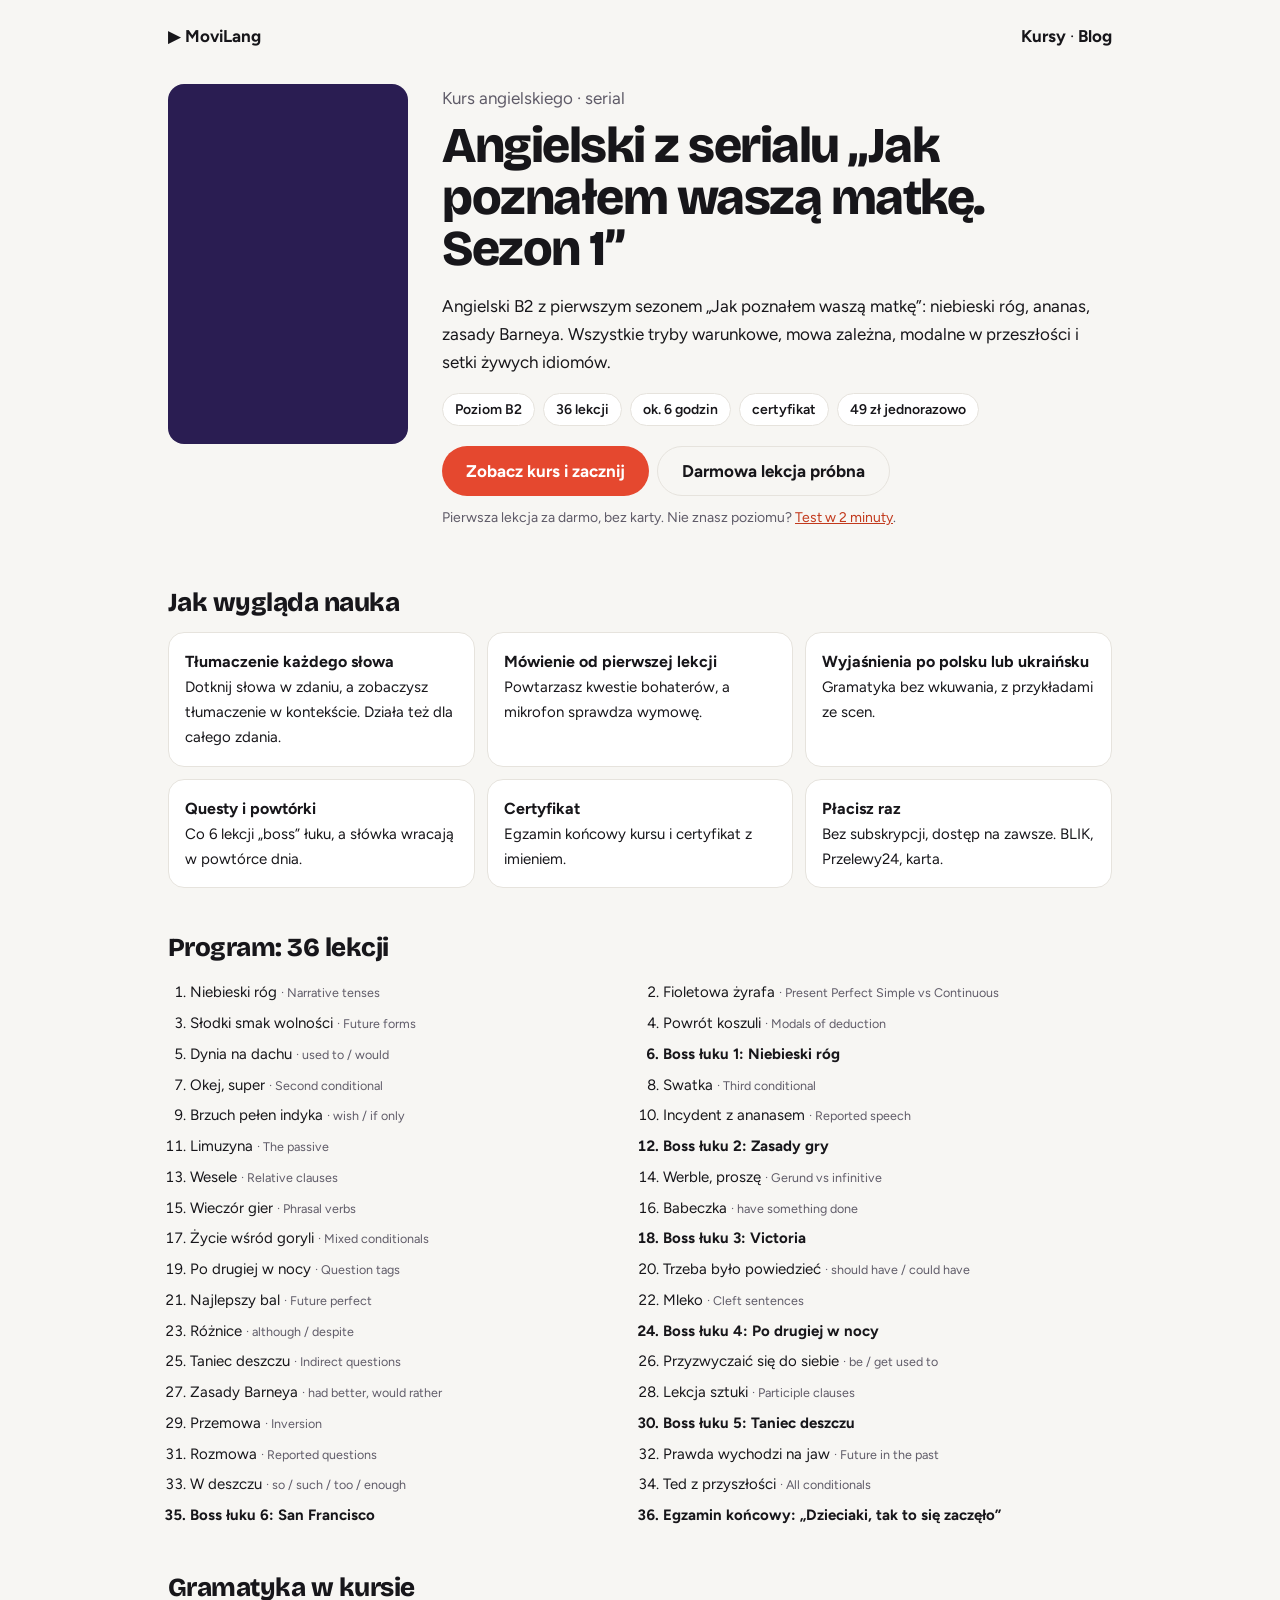
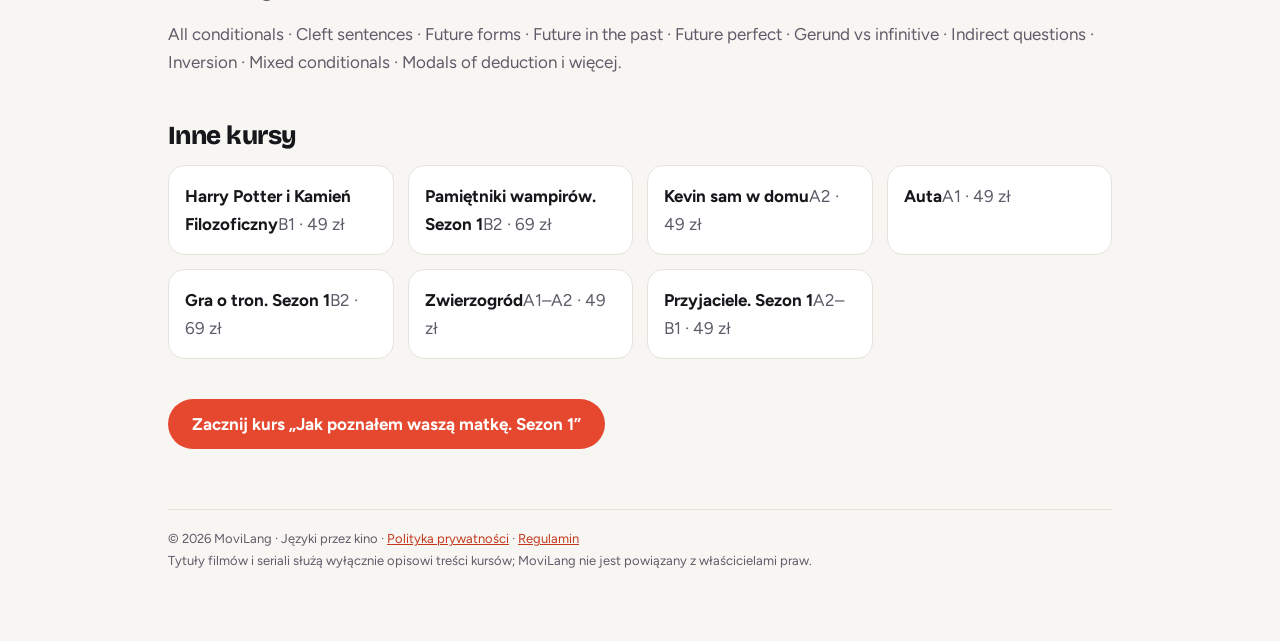
<file: kursy/jak-poznalem-wasza-matke.html>
<!doctype html><html lang="pl"><head><meta charset="utf-8"><meta name="viewport" content="width=device-width,initial-scale=1">
<title>Angielski z serialu „Jak poznałem waszą matkę. Sezon 1” — kurs B2 online | MoviLang</title><meta name="description" content="Angielski B2 z pierwszym sezonem „Jak poznałem waszą matkę”: niebieski róg, ananas, zasady Barneya. Wszystkie tryby warunkowe, mowa zależna, modalne w p"><link rel="canonical" href="https://movilang.pages.dev/kursy/jak-poznalem-wasza-matke.html">
<meta property="og:title" content="Angielski z serialu „Jak poznałem waszą matkę. Sezon 1” — kurs B2 online | MoviLang"><meta property="og:description" content="Angielski B2 z pierwszym sezonem „Jak poznałem waszą matkę”: niebieski róg, ananas, zasady Barneya. Wszystkie tryby warunkowe, mowa zależna, modalne w p"><meta property="og:url" content="https://movilang.pages.dev/kursy/jak-poznalem-wasza-matke.html"><meta property="og:type" content="website"><meta property="og:image" content="https://movilang.pages.dev/assets/posters/himym-s1-1793215424851.jpg">
<link rel="icon" href="/assets/favicon.svg" type="image/svg+xml"><link rel="preconnect" href="https://fonts.gstatic.com" crossorigin><link rel="stylesheet" href="https://fonts.googleapis.com/css2?family=Bricolage+Grotesque:opsz,wght@12..96,800&family=Figtree:wght@400;600;700&display=swap"><style>:root{--bg:#F7F6F3;--paper:#fff;--fg:#17161A;--mu:#5F5B68;--line:#E6E3DD;--ac:#C2391C;--acb:#E5482F}
@media(prefers-color-scheme:dark){:root{--bg:#111014;--paper:#19181D;--fg:#F2F0F5;--mu:#A7A2B0;--line:#2C2A31;--ac:#FF7456;--acb:#FF5B40}}
*{box-sizing:border-box}body{margin:0;background:var(--bg);color:var(--fg);font:17px/1.65 Figtree,system-ui,sans-serif}a{color:var(--ac)}
.w{max-width:980px;margin:auto;padding:22px 18px 70px}header{display:flex;justify-content:space-between;align-items:center;gap:12px}
header a{color:var(--fg);text-decoration:none;font-weight:700}.top{display:grid;grid-template-columns:240px 1fr;gap:34px;margin:34px 0;align-items:start}
.pst{aspect-ratio:2/3;border-radius:16px;background:#2a1d52 center/cover;max-width:100%}
h1{font:800 clamp(32px,5vw,50px)/1.03 "Bricolage Grotesque",system-ui,sans-serif;letter-spacing:-.03em;margin:8px 0 14px}
h2{font:800 26px "Bricolage Grotesque",system-ui,sans-serif;letter-spacing:-.02em;margin:44px 0 14px}
.chips{display:flex;flex-wrap:wrap;gap:8px;margin:14px 0}.chips span{border:1px solid var(--line);background:var(--paper);border-radius:999px;padding:4px 12px;font-size:14px;font-weight:600}
.btn{display:inline-flex;align-items:center;height:50px;padding:0 24px;border-radius:999px;background:var(--acb);color:#fff;text-decoration:none;font-weight:700;margin:6px 8px 0 0}
.btn.o{background:transparent;color:var(--fg);border:1px solid var(--line)}.mu{color:var(--mu)}
ol{display:grid;grid-template-columns:repeat(2,minmax(0,1fr));gap:6px 24px;padding-left:22px}li{font-size:15px}li small{color:var(--mu)}li.b{font-weight:700}
.f{display:grid;grid-template-columns:repeat(3,minmax(0,1fr));gap:12px}.f div{background:var(--paper);border:1px solid var(--line);border-radius:16px;padding:16px;font-size:15px}.f b{display:block;font-size:16px}
.cards{display:grid;grid-template-columns:repeat(auto-fill,minmax(200px,1fr));gap:14px}.card{display:block;background:var(--paper);border:1px solid var(--line);border-radius:16px;padding:16px;text-decoration:none;color:var(--fg)}
footer{margin-top:60px;color:var(--mu);font-size:13px;border-top:1px solid var(--line);padding-top:18px}
@media(max-width:700px){.top{grid-template-columns:1fr}.pst{width:160px}ol,.f{grid-template-columns:1fr}}</style><script type="application/ld+json">{"@context": "https://schema.org", "@graph": [{"@type": "Course", "name": "Jak poznałem waszą matkę. Sezon 1 — angielski B2", "description": "Angielski B2 z pierwszym sezonem „Jak poznałem waszą matkę”: niebieski róg, ananas, zasady Barneya. Wszystkie tryby warunkowe, mowa zależna, modalne w przeszłości i setki żywych idiomów.", "url": "https://movilang.pages.dev/kursy/jak-poznalem-wasza-matke.html", "inLanguage": "en", "educationalLevel": "B2", "numberOfCredits": 36, "provider": {"@type": "Organization", "name": "MoviLang", "url": "https://movilang.pages.dev/"}, "offers": {"@type": "Offer", "category": "Paid", "price": "49", "priceCurrency": "PLN", "url": "https://movilang.pages.dev/kursy/jak-poznalem-wasza-matke.html"}, "hasCourseInstance": {"@type": "CourseInstance", "courseMode": "online", "courseWorkload": "PT6H"}, "image": "https://movilang.pages.dev/assets/posters/himym-s1-1793215424851.jpg"}, {"@type": "BreadcrumbList", "itemListElement": [{"@type": "ListItem", "position": 1, "name": "MoviLang", "item": "https://movilang.pages.dev/"}, {"@type": "ListItem", "position": 2, "name": "Kursy", "item": "https://movilang.pages.dev/kursy/"}, {"@type": "ListItem", "position": 3, "name": "Jak poznałem waszą matkę. Sezon 1", "item": "https://movilang.pages.dev/kursy/jak-poznalem-wasza-matke.html"}]}]}</script></head><body><div class="w"><header><a href="/">▶ MoviLang</a><nav><a href="/kursy/">Kursy</a> · <a href="/blog/">Blog</a></nav></header>
<div class="top"><div class="pst" role="img" aria-label="Okładka kursu Jak poznałem waszą matkę. Sezon 1" style="background-image:url(https://movilang.pages.dev/assets/posters/himym-s1-1793215424851.jpg)"></div><div>
<span class="mu">Kurs angielskiego · serial</span><h1>Angielski z serialu „Jak poznałem waszą matkę. Sezon 1”</h1><p>Angielski B2 z pierwszym sezonem „Jak poznałem waszą matkę”: niebieski róg, ananas, zasady Barneya. Wszystkie tryby warunkowe, mowa zależna, modalne w przeszłości i setki żywych idiomów.</p>
<div class="chips"><span>Poziom B2</span><span>36 lekcji</span><span>ok. 6 godzin</span><span>certyfikat</span><span>49 zł jednorazowo</span></div>
<a class="btn" href="/#/course/09eb3cc3-af0f-44cc-8951-a8f12a7a046c">Zobacz kurs i zacznij</a><a class="btn o" href="/#/trial">Darmowa lekcja próbna</a>
<p class="mu" style="font-size:14px;margin-top:10px">Pierwsza lekcja za darmo, bez karty. Nie znasz poziomu? <a href="/#/test">Test w 2 minuty</a>.</p></div></div>
<h2>Jak wygląda nauka</h2><div class="f"><div><b>Tłumaczenie każdego słowa</b>Dotknij słowa w zdaniu, a zobaczysz tłumaczenie w kontekście. Działa też dla całego zdania.</div><div><b>Mówienie od pierwszej lekcji</b>Powtarzasz kwestie bohaterów, a mikrofon sprawdza wymowę.</div><div><b>Wyjaśnienia po polsku lub ukraińsku</b>Gramatyka bez wkuwania, z przykładami ze scen.</div><div><b>Questy i powtórki</b>Co 6 lekcji „boss” łuku, a słówka wracają w powtórce dnia.</div><div><b>Certyfikat</b>Egzamin końcowy kursu i certyfikat z imieniem.</div><div><b>Płacisz raz</b>Bez subskrypcji, dostęp na zawsze. BLIK, Przelewy24, karta.</div></div>
<h2>Program: 36 lekcji</h2><ol><li>Niebieski róg <small>· Narrative tenses</small></li><li>Fioletowa żyrafa <small>· Present Perfect Simple vs Continuous</small></li><li>Słodki smak wolności <small>· Future forms</small></li><li>Powrót koszuli <small>· Modals of deduction</small></li><li>Dynia na dachu <small>· used to / would</small></li><li class="b">Boss łuku 1: Niebieski róg</li><li>Okej, super <small>· Second conditional</small></li><li>Swatka <small>· Third conditional</small></li><li>Brzuch pełen indyka <small>· wish / if only</small></li><li>Incydent z ananasem <small>· Reported speech</small></li><li>Limuzyna <small>· The passive</small></li><li class="b">Boss łuku 2: Zasady gry</li><li>Wesele <small>· Relative clauses</small></li><li>Werble, proszę <small>· Gerund vs infinitive</small></li><li>Wieczór gier <small>· Phrasal verbs</small></li><li>Babeczka <small>· have something done</small></li><li>Życie wśród goryli <small>· Mixed conditionals</small></li><li class="b">Boss łuku 3: Victoria</li><li>Po drugiej w nocy <small>· Question tags</small></li><li>Trzeba było powiedzieć <small>· should have / could have</small></li><li>Najlepszy bal <small>· Future perfect</small></li><li>Mleko <small>· Cleft sentences</small></li><li>Różnice <small>· although / despite</small></li><li class="b">Boss łuku 4: Po drugiej w nocy</li><li>Taniec deszczu <small>· Indirect questions</small></li><li>Przyzwyczaić się do siebie <small>· be / get used to</small></li><li>Zasady Barneya <small>· had better, would rather</small></li><li>Lekcja sztuki <small>· Participle clauses</small></li><li>Przemowa <small>· Inversion</small></li><li class="b">Boss łuku 5: Taniec deszczu</li><li>Rozmowa <small>· Reported questions</small></li><li>Prawda wychodzi na jaw <small>· Future in the past</small></li><li>W deszczu <small>· so / such / too / enough</small></li><li>Ted z przyszłości <small>· All conditionals</small></li><li class="b">Boss łuku 6: San Francisco</li><li class="b">Egzamin końcowy: „Dzieciaki, tak to się zaczęło”</li></ol>
<h2>Gramatyka w kursie</h2><p class="mu">All conditionals · Cleft sentences · Future forms · Future in the past · Future perfect · Gerund vs infinitive · Indirect questions · Inversion · Mixed conditionals · Modals of deduction i więcej.</p>
<h2>Inne kursy</h2><div class="cards"><a class="card" href="/kursy/harry-potter.html"><b>Harry Potter i Kamień Filozoficzny</b><span class="mu">B1 · 49 zł</span></a><a class="card" href="/kursy/pamietniki-wampirow.html"><b>Pamiętniki wampirów. Sezon 1</b><span class="mu">B2 · 69 zł</span></a><a class="card" href="/kursy/kevin-sam-w-domu.html"><b>Kevin sam w domu</b><span class="mu">A2 · 49 zł</span></a><a class="card" href="/kursy/auta.html"><b>Auta</b><span class="mu">A1 · 49 zł</span></a><a class="card" href="/kursy/gra-o-tron.html"><b>Gra o tron. Sezon 1</b><span class="mu">B2 · 69 zł</span></a><a class="card" href="/kursy/zwierzogrod.html"><b>Zwierzogród</b><span class="mu">A1–A2 · 49 zł</span></a><a class="card" href="/kursy/przyjaciele.html"><b>Przyjaciele. Sezon 1</b><span class="mu">A2–B1 · 49 zł</span></a></div>
<p style="margin-top:34px"><a class="btn" href="/#/course/09eb3cc3-af0f-44cc-8951-a8f12a7a046c">Zacznij kurs „Jak poznałem waszą matkę. Sezon 1”</a></p><footer>© 2026 MoviLang · Języki przez kino · <a href="/privacy.html">Polityka prywatności</a> · <a href="/terms.html">Regulamin</a><br>Tytuły filmów i seriali służą wyłącznie opisowi treści kursów; MoviLang nie jest powiązany z właścicielami praw.</footer></div></body></html>
</file>
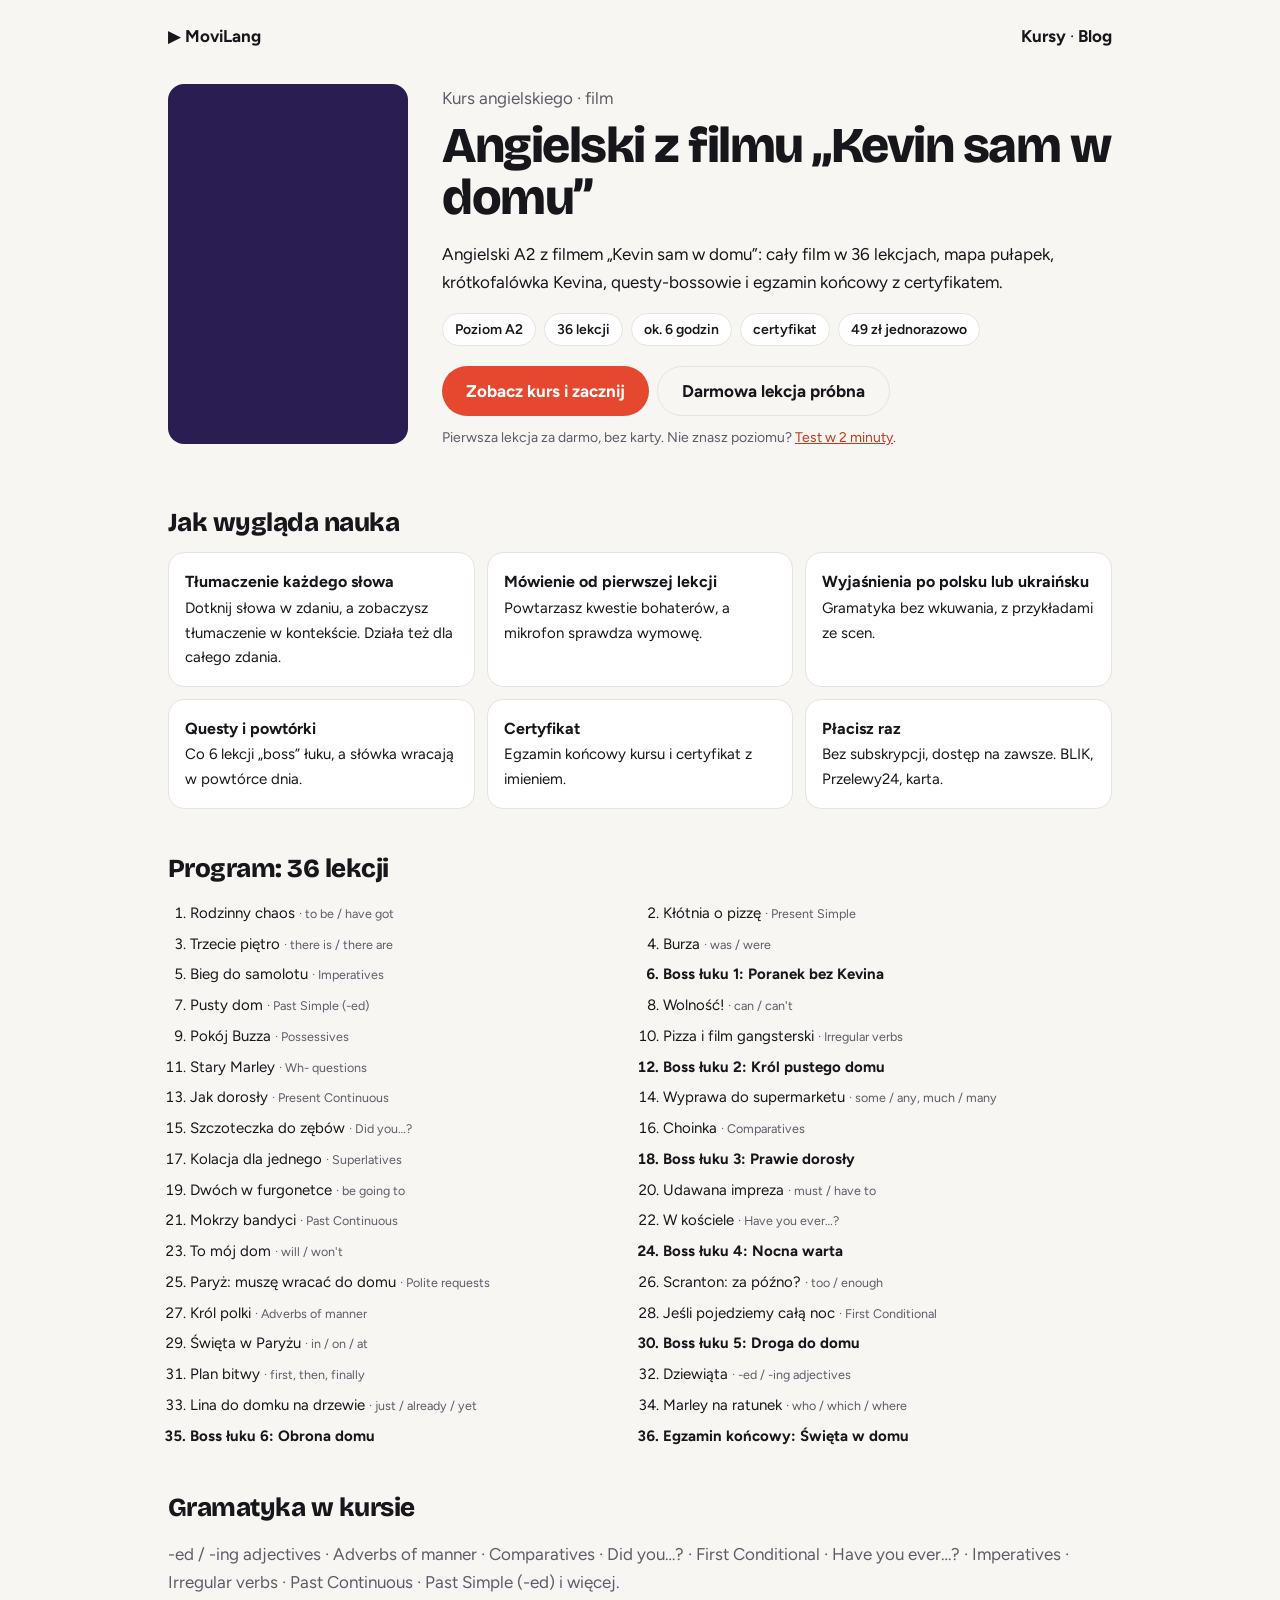
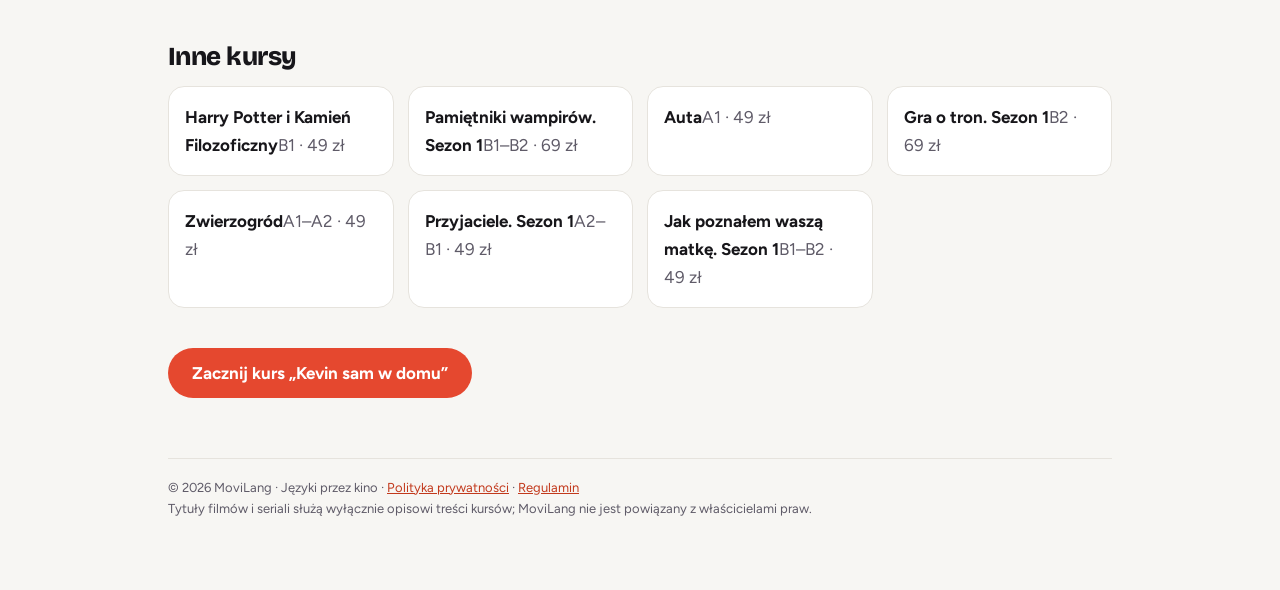
<file: kursy/kevin-sam-w-domu.html>
<!doctype html><html lang="pl"><head><meta charset="utf-8"><meta name="viewport" content="width=device-width,initial-scale=1">
<title>Angielski z filmu „Kevin sam w domu” — kurs A2 online | MoviLang</title><meta name="description" content="Angielski A2 z filmem „Kevin sam w domu”: cały film w 36 lekcjach, mapa pułapek, krótkofalówka Kevina, questy-bossowie i egzamin końcowy z certyfikatem."><link rel="canonical" href="https://movilang.pages.dev/kursy/kevin-sam-w-domu.html">
<meta property="og:title" content="Angielski z filmu „Kevin sam w domu” — kurs A2 online | MoviLang"><meta property="og:description" content="Angielski A2 z filmem „Kevin sam w domu”: cały film w 36 lekcjach, mapa pułapek, krótkofalówka Kevina, questy-bossowie i egzamin końcowy z certyfikatem."><meta property="og:url" content="https://movilang.pages.dev/kursy/kevin-sam-w-domu.html"><meta property="og:type" content="website"><meta property="og:image" content="https://movilang.pages.dev/assets/posters/home-alone-1793215439049.jpg">
<link rel="icon" href="/assets/favicon.svg" type="image/svg+xml"><link rel="preconnect" href="https://fonts.gstatic.com" crossorigin><link rel="stylesheet" href="https://fonts.googleapis.com/css2?family=Bricolage+Grotesque:opsz,wght@12..96,800&family=Figtree:wght@400;600;700&display=swap"><style>:root{--bg:#F7F6F3;--paper:#fff;--fg:#17161A;--mu:#5F5B68;--line:#E6E3DD;--ac:#C2391C;--acb:#E5482F}
@media(prefers-color-scheme:dark){:root{--bg:#111014;--paper:#19181D;--fg:#F2F0F5;--mu:#A7A2B0;--line:#2C2A31;--ac:#FF7456;--acb:#FF5B40}}
*{box-sizing:border-box}body{margin:0;background:var(--bg);color:var(--fg);font:17px/1.65 Figtree,system-ui,sans-serif}a{color:var(--ac)}
.w{max-width:980px;margin:auto;padding:22px 18px 70px}header{display:flex;justify-content:space-between;align-items:center;gap:12px}
header a{color:var(--fg);text-decoration:none;font-weight:700}.top{display:grid;grid-template-columns:240px 1fr;gap:34px;margin:34px 0;align-items:start}
.pst{aspect-ratio:2/3;border-radius:16px;background:#2a1d52 center/cover;max-width:100%}
h1{font:800 clamp(32px,5vw,50px)/1.03 "Bricolage Grotesque",system-ui,sans-serif;letter-spacing:-.03em;margin:8px 0 14px}
h2{font:800 26px "Bricolage Grotesque",system-ui,sans-serif;letter-spacing:-.02em;margin:44px 0 14px}
.chips{display:flex;flex-wrap:wrap;gap:8px;margin:14px 0}.chips span{border:1px solid var(--line);background:var(--paper);border-radius:999px;padding:4px 12px;font-size:14px;font-weight:600}
.btn{display:inline-flex;align-items:center;height:50px;padding:0 24px;border-radius:999px;background:var(--acb);color:#fff;text-decoration:none;font-weight:700;margin:6px 8px 0 0}
.btn.o{background:transparent;color:var(--fg);border:1px solid var(--line)}.mu{color:var(--mu)}
ol{display:grid;grid-template-columns:repeat(2,minmax(0,1fr));gap:6px 24px;padding-left:22px}li{font-size:15px}li small{color:var(--mu)}li.b{font-weight:700}
.f{display:grid;grid-template-columns:repeat(3,minmax(0,1fr));gap:12px}.f div{background:var(--paper);border:1px solid var(--line);border-radius:16px;padding:16px;font-size:15px}.f b{display:block;font-size:16px}
.cards{display:grid;grid-template-columns:repeat(auto-fill,minmax(200px,1fr));gap:14px}.card{display:block;background:var(--paper);border:1px solid var(--line);border-radius:16px;padding:16px;text-decoration:none;color:var(--fg)}
footer{margin-top:60px;color:var(--mu);font-size:13px;border-top:1px solid var(--line);padding-top:18px}
@media(max-width:700px){.top{grid-template-columns:1fr}.pst{width:160px}ol,.f{grid-template-columns:1fr}}</style><script type="application/ld+json">{"@context": "https://schema.org", "@graph": [{"@type": "Course", "name": "Kevin sam w domu — angielski A2", "description": "Angielski A2 z filmem „Kevin sam w domu”: cały film w 36 lekcjach, mapa pułapek, krótkofalówka Kevina, questy-bossowie i egzamin końcowy z certyfikatem.", "url": "https://movilang.pages.dev/kursy/kevin-sam-w-domu.html", "inLanguage": "en", "educationalLevel": "A2", "numberOfCredits": 36, "provider": {"@type": "Organization", "name": "MoviLang", "url": "https://movilang.pages.dev/"}, "offers": {"@type": "Offer", "category": "Paid", "price": "49", "priceCurrency": "PLN", "url": "https://movilang.pages.dev/kursy/kevin-sam-w-domu.html"}, "hasCourseInstance": {"@type": "CourseInstance", "courseMode": "online", "courseWorkload": "PT6H"}, "image": "https://movilang.pages.dev/assets/posters/home-alone-1793215439049.jpg"}, {"@type": "BreadcrumbList", "itemListElement": [{"@type": "ListItem", "position": 1, "name": "MoviLang", "item": "https://movilang.pages.dev/"}, {"@type": "ListItem", "position": 2, "name": "Kursy", "item": "https://movilang.pages.dev/kursy/"}, {"@type": "ListItem", "position": 3, "name": "Kevin sam w domu", "item": "https://movilang.pages.dev/kursy/kevin-sam-w-domu.html"}]}]}</script></head><body><div class="w"><header><a href="/">▶ MoviLang</a><nav><a href="/kursy/">Kursy</a> · <a href="/blog/">Blog</a></nav></header>
<div class="top"><div class="pst" role="img" aria-label="Okładka kursu Kevin sam w domu" style="background-image:url(https://movilang.pages.dev/assets/posters/home-alone-1793215439049.jpg)"></div><div>
<span class="mu">Kurs angielskiego · film</span><h1>Angielski z filmu „Kevin sam w domu”</h1><p>Angielski A2 z filmem „Kevin sam w domu”: cały film w 36 lekcjach, mapa pułapek, krótkofalówka Kevina, questy-bossowie i egzamin końcowy z certyfikatem.</p>
<div class="chips"><span>Poziom A2</span><span>36 lekcji</span><span>ok. 6 godzin</span><span>certyfikat</span><span>49 zł jednorazowo</span></div>
<a class="btn" href="/#/course/9e52b20c-32bb-45a8-a0d9-0decee930e24">Zobacz kurs i zacznij</a><a class="btn o" href="/#/trial">Darmowa lekcja próbna</a>
<p class="mu" style="font-size:14px;margin-top:10px">Pierwsza lekcja za darmo, bez karty. Nie znasz poziomu? <a href="/#/test">Test w 2 minuty</a>.</p></div></div>
<h2>Jak wygląda nauka</h2><div class="f"><div><b>Tłumaczenie każdego słowa</b>Dotknij słowa w zdaniu, a zobaczysz tłumaczenie w kontekście. Działa też dla całego zdania.</div><div><b>Mówienie od pierwszej lekcji</b>Powtarzasz kwestie bohaterów, a mikrofon sprawdza wymowę.</div><div><b>Wyjaśnienia po polsku lub ukraińsku</b>Gramatyka bez wkuwania, z przykładami ze scen.</div><div><b>Questy i powtórki</b>Co 6 lekcji „boss” łuku, a słówka wracają w powtórce dnia.</div><div><b>Certyfikat</b>Egzamin końcowy kursu i certyfikat z imieniem.</div><div><b>Płacisz raz</b>Bez subskrypcji, dostęp na zawsze. BLIK, Przelewy24, karta.</div></div>
<h2>Program: 36 lekcji</h2><ol><li>Rodzinny chaos <small>· to be / have got</small></li><li>Kłótnia o pizzę <small>· Present Simple</small></li><li>Trzecie piętro <small>· there is / there are</small></li><li>Burza <small>· was / were</small></li><li>Bieg do samolotu <small>· Imperatives</small></li><li class="b">Boss łuku 1: Poranek bez Kevina</li><li>Pusty dom <small>· Past Simple (-ed)</small></li><li>Wolność! <small>· can / can&#x27;t</small></li><li>Pokój Buzza <small>· Possessives</small></li><li>Pizza i film gangsterski <small>· Irregular verbs</small></li><li>Stary Marley <small>· Wh- questions</small></li><li class="b">Boss łuku 2: Król pustego domu</li><li>Jak dorosły <small>· Present Continuous</small></li><li>Wyprawa do supermarketu <small>· some / any, much / many</small></li><li>Szczoteczka do zębów <small>· Did you…?</small></li><li>Choinka <small>· Comparatives</small></li><li>Kolacja dla jednego <small>· Superlatives</small></li><li class="b">Boss łuku 3: Prawie dorosły</li><li>Dwóch w furgonetce <small>· be going to</small></li><li>Udawana impreza <small>· must / have to</small></li><li>Mokrzy bandyci <small>· Past Continuous</small></li><li>W kościele <small>· Have you ever…?</small></li><li>To mój dom <small>· will / won&#x27;t</small></li><li class="b">Boss łuku 4: Nocna warta</li><li>Paryż: muszę wracać do domu <small>· Polite requests</small></li><li>Scranton: za późno? <small>· too / enough</small></li><li>Król polki <small>· Adverbs of manner</small></li><li>Jeśli pojedziemy całą noc <small>· First Conditional</small></li><li>Święta w Paryżu <small>· in / on / at</small></li><li class="b">Boss łuku 5: Droga do domu</li><li>Plan bitwy <small>· first, then, finally</small></li><li>Dziewiąta <small>· -ed / -ing adjectives</small></li><li>Lina do domku na drzewie <small>· just / already / yet</small></li><li>Marley na ratunek <small>· who / which / where</small></li><li class="b">Boss łuku 6: Obrona domu</li><li class="b">Egzamin końcowy: Święta w domu</li></ol>
<h2>Gramatyka w kursie</h2><p class="mu">-ed / -ing adjectives · Adverbs of manner · Comparatives · Did you…? · First Conditional · Have you ever…? · Imperatives · Irregular verbs · Past Continuous · Past Simple (-ed) i więcej.</p>
<h2>Inne kursy</h2><div class="cards"><a class="card" href="/kursy/harry-potter.html"><b>Harry Potter i Kamień Filozoficzny</b><span class="mu">B1 · 49 zł</span></a><a class="card" href="/kursy/pamietniki-wampirow.html"><b>Pamiętniki wampirów. Sezon 1</b><span class="mu">B1–B2 · 69 zł</span></a><a class="card" href="/kursy/auta.html"><b>Auta</b><span class="mu">A1 · 49 zł</span></a><a class="card" href="/kursy/gra-o-tron.html"><b>Gra o tron. Sezon 1</b><span class="mu">B2 · 69 zł</span></a><a class="card" href="/kursy/zwierzogrod.html"><b>Zwierzogród</b><span class="mu">A1–A2 · 49 zł</span></a><a class="card" href="/kursy/przyjaciele.html"><b>Przyjaciele. Sezon 1</b><span class="mu">A2–B1 · 49 zł</span></a><a class="card" href="/kursy/jak-poznalem-wasza-matke.html"><b>Jak poznałem waszą matkę. Sezon 1</b><span class="mu">B1–B2 · 49 zł</span></a></div>
<p style="margin-top:34px"><a class="btn" href="/#/course/9e52b20c-32bb-45a8-a0d9-0decee930e24">Zacznij kurs „Kevin sam w domu”</a></p><footer>© 2026 MoviLang · Języki przez kino · <a href="/privacy.html">Polityka prywatności</a> · <a href="/terms.html">Regulamin</a><br>Tytuły filmów i seriali służą wyłącznie opisowi treści kursów; MoviLang nie jest powiązany z właścicielami praw.</footer></div></body></html>
</file>
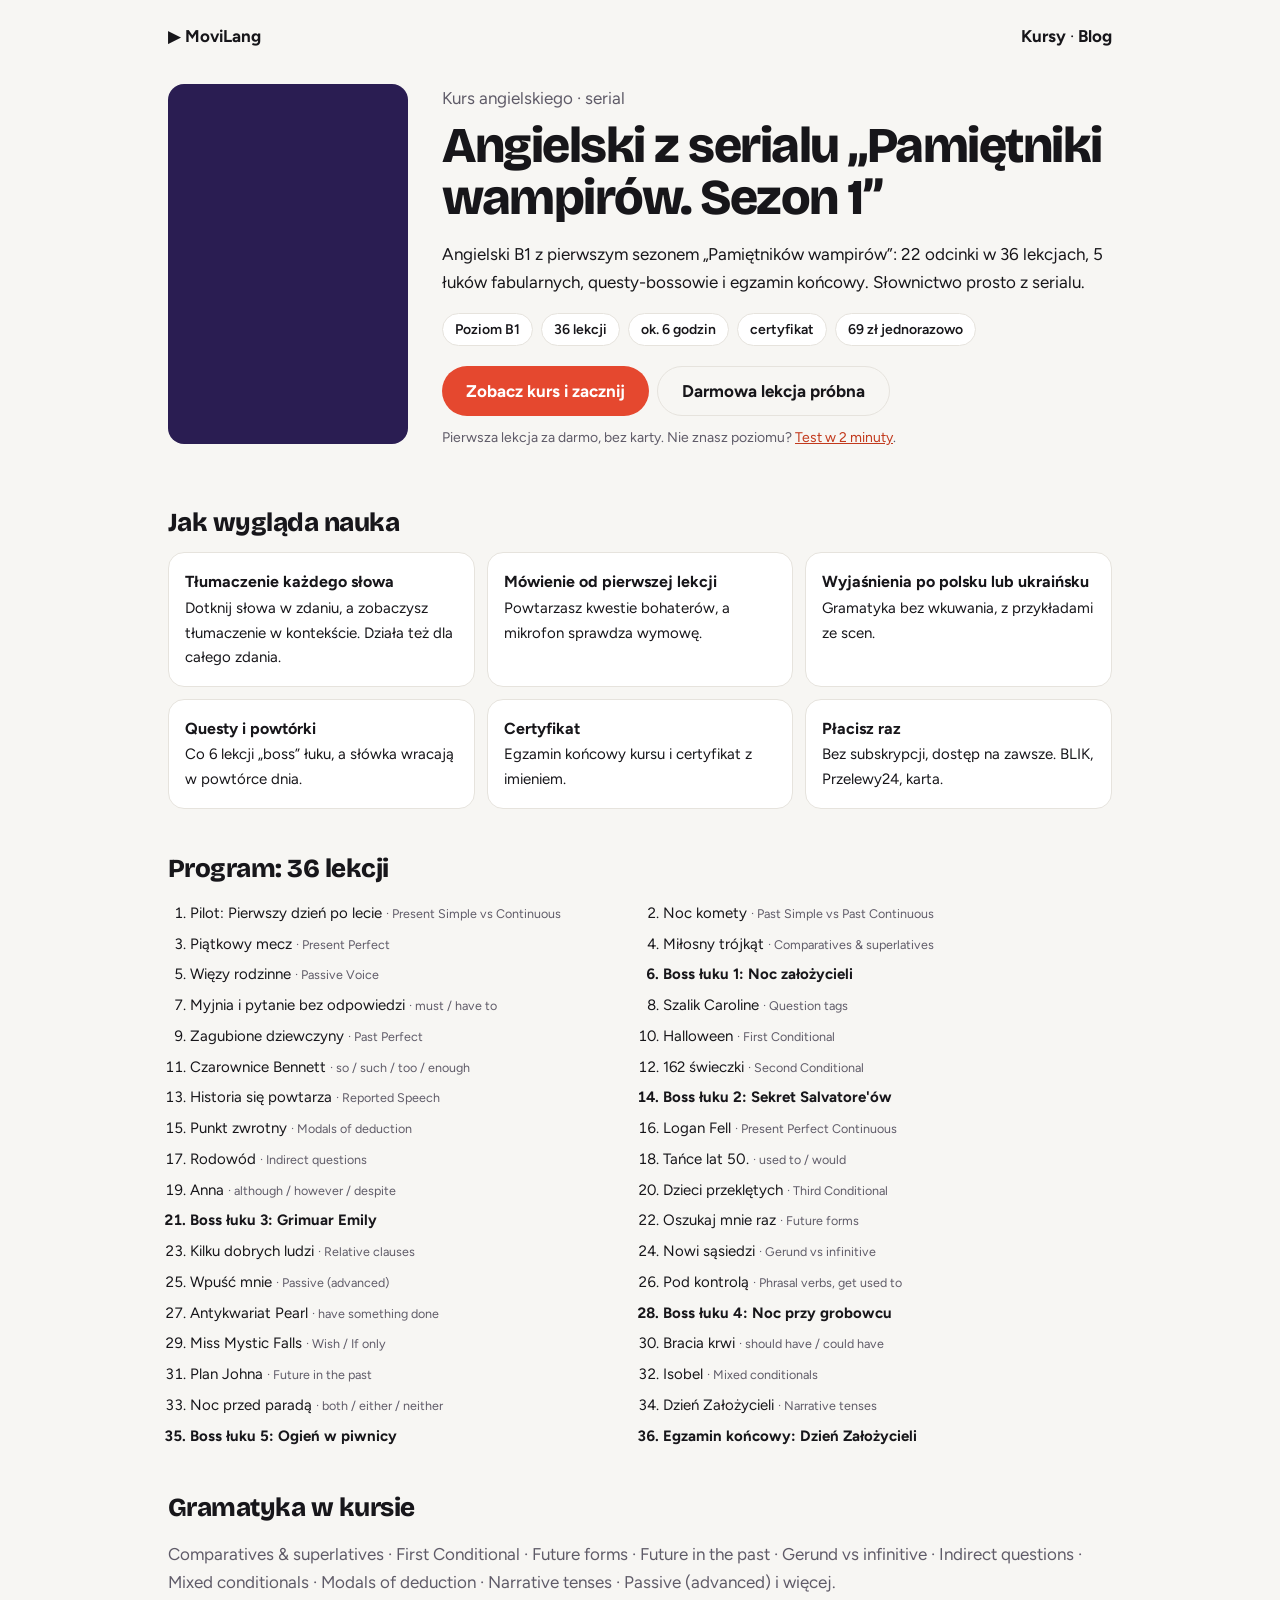
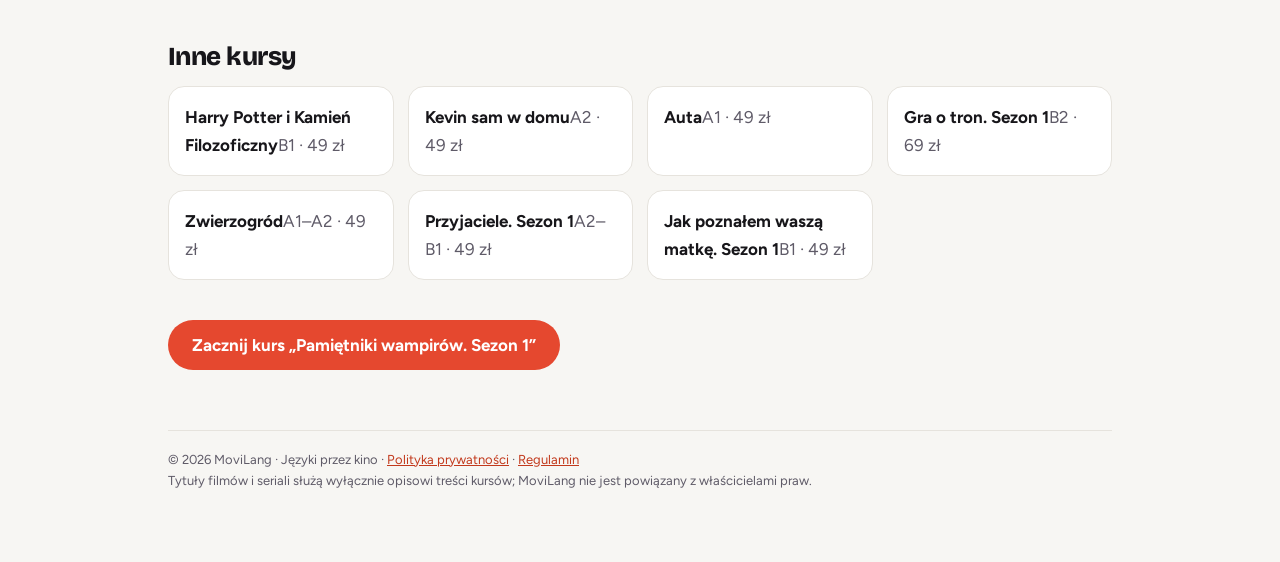
<file: kursy/pamietniki-wampirow.html>
<!doctype html><html lang="pl"><head><meta charset="utf-8"><meta name="viewport" content="width=device-width,initial-scale=1">
<title>Angielski z serialu „Pamiętniki wampirów. Sezon 1” — kurs B1 online | MoviLang</title><meta name="description" content="Angielski B1 z pierwszym sezonem „Pamiętników wampirów”: 22 odcinki w 36 lekcjach, 5 łuków fabularnych, questy-bossowie i egzamin końcowy. Słownictwo pr"><link rel="canonical" href="https://movilang.pages.dev/kursy/pamietniki-wampirow.html">
<meta property="og:title" content="Angielski z serialu „Pamiętniki wampirów. Sezon 1” — kurs B1 online | MoviLang"><meta property="og:description" content="Angielski B1 z pierwszym sezonem „Pamiętników wampirów”: 22 odcinki w 36 lekcjach, 5 łuków fabularnych, questy-bossowie i egzamin końcowy. Słownictwo pr"><meta property="og:url" content="https://movilang.pages.dev/kursy/pamietniki-wampirow.html"><meta property="og:type" content="website"><meta property="og:image" content="https://movilang.pages.dev/assets/posters/vampire-diaries-1-1793215451011.jpg">
<link rel="icon" href="/assets/favicon.svg" type="image/svg+xml"><link rel="preconnect" href="https://fonts.gstatic.com" crossorigin><link rel="stylesheet" href="https://fonts.googleapis.com/css2?family=Bricolage+Grotesque:opsz,wght@12..96,800&family=Figtree:wght@400;600;700&display=swap"><style>:root{--bg:#F7F6F3;--paper:#fff;--fg:#17161A;--mu:#5F5B68;--line:#E6E3DD;--ac:#C2391C;--acb:#E5482F}
@media(prefers-color-scheme:dark){:root{--bg:#111014;--paper:#19181D;--fg:#F2F0F5;--mu:#A7A2B0;--line:#2C2A31;--ac:#FF7456;--acb:#FF5B40}}
*{box-sizing:border-box}body{margin:0;background:var(--bg);color:var(--fg);font:17px/1.65 Figtree,system-ui,sans-serif}a{color:var(--ac)}
.w{max-width:980px;margin:auto;padding:22px 18px 70px}header{display:flex;justify-content:space-between;align-items:center;gap:12px}
header a{color:var(--fg);text-decoration:none;font-weight:700}.top{display:grid;grid-template-columns:240px 1fr;gap:34px;margin:34px 0;align-items:start}
.pst{aspect-ratio:2/3;border-radius:16px;background:#2a1d52 center/cover;max-width:100%}
h1{font:800 clamp(32px,5vw,50px)/1.03 "Bricolage Grotesque",system-ui,sans-serif;letter-spacing:-.03em;margin:8px 0 14px}
h2{font:800 26px "Bricolage Grotesque",system-ui,sans-serif;letter-spacing:-.02em;margin:44px 0 14px}
.chips{display:flex;flex-wrap:wrap;gap:8px;margin:14px 0}.chips span{border:1px solid var(--line);background:var(--paper);border-radius:999px;padding:4px 12px;font-size:14px;font-weight:600}
.btn{display:inline-flex;align-items:center;height:50px;padding:0 24px;border-radius:999px;background:var(--acb);color:#fff;text-decoration:none;font-weight:700;margin:6px 8px 0 0}
.btn.o{background:transparent;color:var(--fg);border:1px solid var(--line)}.mu{color:var(--mu)}
ol{display:grid;grid-template-columns:repeat(2,minmax(0,1fr));gap:6px 24px;padding-left:22px}li{font-size:15px}li small{color:var(--mu)}li.b{font-weight:700}
.f{display:grid;grid-template-columns:repeat(3,minmax(0,1fr));gap:12px}.f div{background:var(--paper);border:1px solid var(--line);border-radius:16px;padding:16px;font-size:15px}.f b{display:block;font-size:16px}
.cards{display:grid;grid-template-columns:repeat(auto-fill,minmax(200px,1fr));gap:14px}.card{display:block;background:var(--paper);border:1px solid var(--line);border-radius:16px;padding:16px;text-decoration:none;color:var(--fg)}
footer{margin-top:60px;color:var(--mu);font-size:13px;border-top:1px solid var(--line);padding-top:18px}
@media(max-width:700px){.top{grid-template-columns:1fr}.pst{width:160px}ol,.f{grid-template-columns:1fr}}</style><script type="application/ld+json">{"@context": "https://schema.org", "@graph": [{"@type": "Course", "name": "Pamiętniki wampirów. Sezon 1 — angielski B1", "description": "Angielski B1 z pierwszym sezonem „Pamiętników wampirów”: 22 odcinki w 36 lekcjach, 5 łuków fabularnych, questy-bossowie i egzamin końcowy. Słownictwo prosto z serialu.", "url": "https://movilang.pages.dev/kursy/pamietniki-wampirow.html", "inLanguage": "en", "educationalLevel": "B1", "numberOfCredits": 36, "provider": {"@type": "Organization", "name": "MoviLang", "url": "https://movilang.pages.dev/"}, "offers": {"@type": "Offer", "category": "Paid", "price": "69", "priceCurrency": "PLN", "url": "https://movilang.pages.dev/kursy/pamietniki-wampirow.html"}, "hasCourseInstance": {"@type": "CourseInstance", "courseMode": "online", "courseWorkload": "PT6H"}, "image": "https://movilang.pages.dev/assets/posters/vampire-diaries-1-1793215451011.jpg"}, {"@type": "BreadcrumbList", "itemListElement": [{"@type": "ListItem", "position": 1, "name": "MoviLang", "item": "https://movilang.pages.dev/"}, {"@type": "ListItem", "position": 2, "name": "Kursy", "item": "https://movilang.pages.dev/kursy/"}, {"@type": "ListItem", "position": 3, "name": "Pamiętniki wampirów. Sezon 1", "item": "https://movilang.pages.dev/kursy/pamietniki-wampirow.html"}]}]}</script></head><body><div class="w"><header><a href="/">▶ MoviLang</a><nav><a href="/kursy/">Kursy</a> · <a href="/blog/">Blog</a></nav></header>
<div class="top"><div class="pst" role="img" aria-label="Okładka kursu Pamiętniki wampirów. Sezon 1" style="background-image:url(https://movilang.pages.dev/assets/posters/vampire-diaries-1-1793215451011.jpg)"></div><div>
<span class="mu">Kurs angielskiego · serial</span><h1>Angielski z serialu „Pamiętniki wampirów. Sezon 1”</h1><p>Angielski B1 z pierwszym sezonem „Pamiętników wampirów”: 22 odcinki w 36 lekcjach, 5 łuków fabularnych, questy-bossowie i egzamin końcowy. Słownictwo prosto z serialu.</p>
<div class="chips"><span>Poziom B1</span><span>36 lekcji</span><span>ok. 6 godzin</span><span>certyfikat</span><span>69 zł jednorazowo</span></div>
<a class="btn" href="/#/course/69dc9df3-bbb6-41c0-b202-5324f47afdc9">Zobacz kurs i zacznij</a><a class="btn o" href="/#/trial">Darmowa lekcja próbna</a>
<p class="mu" style="font-size:14px;margin-top:10px">Pierwsza lekcja za darmo, bez karty. Nie znasz poziomu? <a href="/#/test">Test w 2 minuty</a>.</p></div></div>
<h2>Jak wygląda nauka</h2><div class="f"><div><b>Tłumaczenie każdego słowa</b>Dotknij słowa w zdaniu, a zobaczysz tłumaczenie w kontekście. Działa też dla całego zdania.</div><div><b>Mówienie od pierwszej lekcji</b>Powtarzasz kwestie bohaterów, a mikrofon sprawdza wymowę.</div><div><b>Wyjaśnienia po polsku lub ukraińsku</b>Gramatyka bez wkuwania, z przykładami ze scen.</div><div><b>Questy i powtórki</b>Co 6 lekcji „boss” łuku, a słówka wracają w powtórce dnia.</div><div><b>Certyfikat</b>Egzamin końcowy kursu i certyfikat z imieniem.</div><div><b>Płacisz raz</b>Bez subskrypcji, dostęp na zawsze. BLIK, Przelewy24, karta.</div></div>
<h2>Program: 36 lekcji</h2><ol><li>Pilot: Pierwszy dzień po lecie <small>· Present Simple vs Continuous</small></li><li>Noc komety <small>· Past Simple vs Past Continuous</small></li><li>Piątkowy mecz <small>· Present Perfect</small></li><li>Miłosny trójkąt <small>· Comparatives &amp; superlatives</small></li><li>Więzy rodzinne <small>· Passive Voice</small></li><li class="b">Boss łuku 1: Noc założycieli</li><li>Myjnia i pytanie bez odpowiedzi <small>· must / have to</small></li><li>Szalik Caroline <small>· Question tags</small></li><li>Zagubione dziewczyny <small>· Past Perfect</small></li><li>Halloween <small>· First Conditional</small></li><li>Czarownice Bennett <small>· so / such / too / enough</small></li><li>162 świeczki <small>· Second Conditional</small></li><li>Historia się powtarza <small>· Reported Speech</small></li><li class="b">Boss łuku 2: Sekret Salvatore&#x27;ów</li><li>Punkt zwrotny <small>· Modals of deduction</small></li><li>Logan Fell <small>· Present Perfect Continuous</small></li><li>Rodowód <small>· Indirect questions</small></li><li>Tańce lat 50. <small>· used to / would</small></li><li>Anna <small>· although / however / despite</small></li><li>Dzieci przeklętych <small>· Third Conditional</small></li><li class="b">Boss łuku 3: Grimuar Emily</li><li>Oszukaj mnie raz <small>· Future forms</small></li><li>Kilku dobrych ludzi <small>· Relative clauses</small></li><li>Nowi sąsiedzi <small>· Gerund vs infinitive</small></li><li>Wpuść mnie <small>· Passive (advanced)</small></li><li>Pod kontrolą <small>· Phrasal verbs, get used to</small></li><li>Antykwariat Pearl <small>· have something done</small></li><li class="b">Boss łuku 4: Noc przy grobowcu</li><li>Miss Mystic Falls <small>· Wish / If only</small></li><li>Bracia krwi <small>· should have / could have</small></li><li>Plan Johna <small>· Future in the past</small></li><li>Isobel <small>· Mixed conditionals</small></li><li>Noc przed paradą <small>· both / either / neither</small></li><li>Dzień Założycieli <small>· Narrative tenses</small></li><li class="b">Boss łuku 5: Ogień w piwnicy</li><li class="b">Egzamin końcowy: Dzień Założycieli</li></ol>
<h2>Gramatyka w kursie</h2><p class="mu">Comparatives &amp; superlatives · First Conditional · Future forms · Future in the past · Gerund vs infinitive · Indirect questions · Mixed conditionals · Modals of deduction · Narrative tenses · Passive (advanced) i więcej.</p>
<h2>Inne kursy</h2><div class="cards"><a class="card" href="/kursy/harry-potter.html"><b>Harry Potter i Kamień Filozoficzny</b><span class="mu">B1 · 49 zł</span></a><a class="card" href="/kursy/kevin-sam-w-domu.html"><b>Kevin sam w domu</b><span class="mu">A2 · 49 zł</span></a><a class="card" href="/kursy/auta.html"><b>Auta</b><span class="mu">A1 · 49 zł</span></a><a class="card" href="/kursy/gra-o-tron.html"><b>Gra o tron. Sezon 1</b><span class="mu">B2 · 69 zł</span></a><a class="card" href="/kursy/zwierzogrod.html"><b>Zwierzogród</b><span class="mu">A1–A2 · 49 zł</span></a><a class="card" href="/kursy/przyjaciele.html"><b>Przyjaciele. Sezon 1</b><span class="mu">A2–B1 · 49 zł</span></a><a class="card" href="/kursy/jak-poznalem-wasza-matke.html"><b>Jak poznałem waszą matkę. Sezon 1</b><span class="mu">B1 · 49 zł</span></a></div>
<p style="margin-top:34px"><a class="btn" href="/#/course/69dc9df3-bbb6-41c0-b202-5324f47afdc9">Zacznij kurs „Pamiętniki wampirów. Sezon 1”</a></p><footer>© 2026 MoviLang · Języki przez kino · <a href="/privacy.html">Polityka prywatności</a> · <a href="/terms.html">Regulamin</a><br>Tytuły filmów i seriali służą wyłącznie opisowi treści kursów; MoviLang nie jest powiązany z właścicielami praw.</footer></div></body></html>
</file>
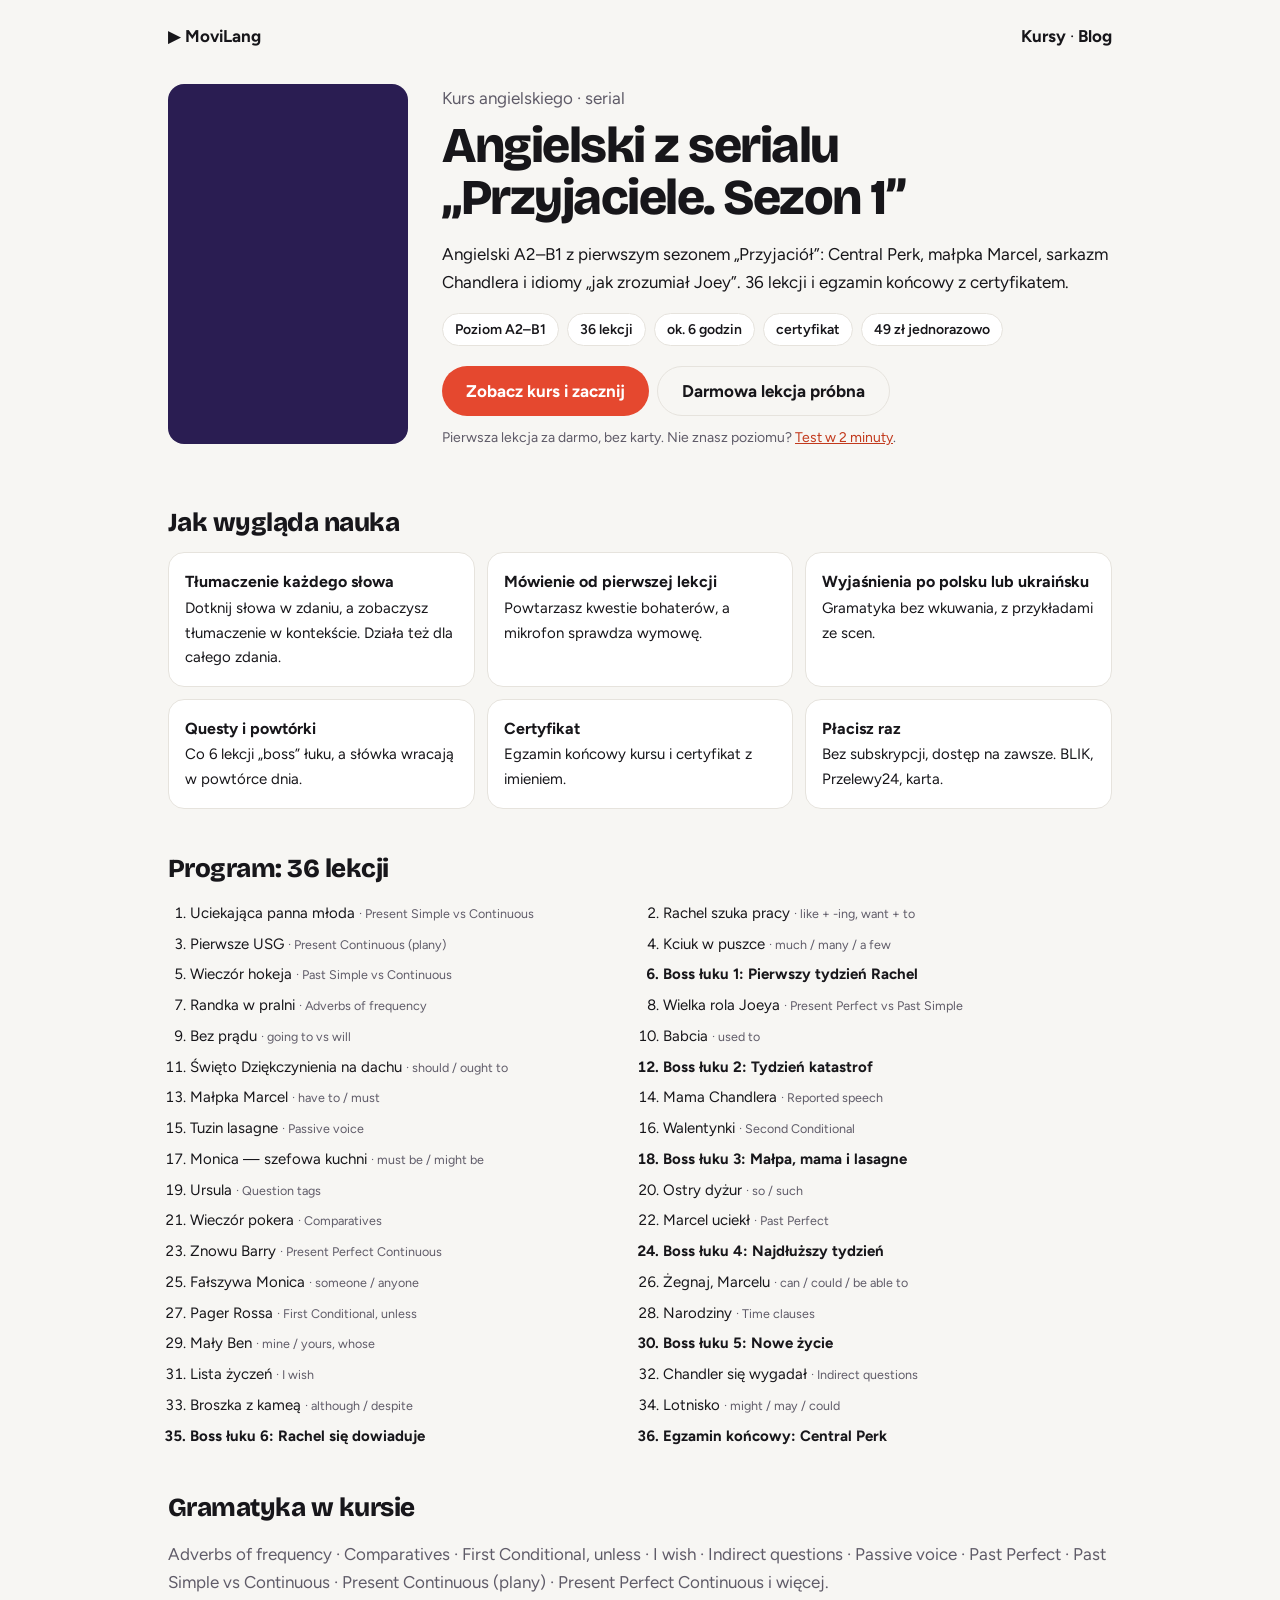
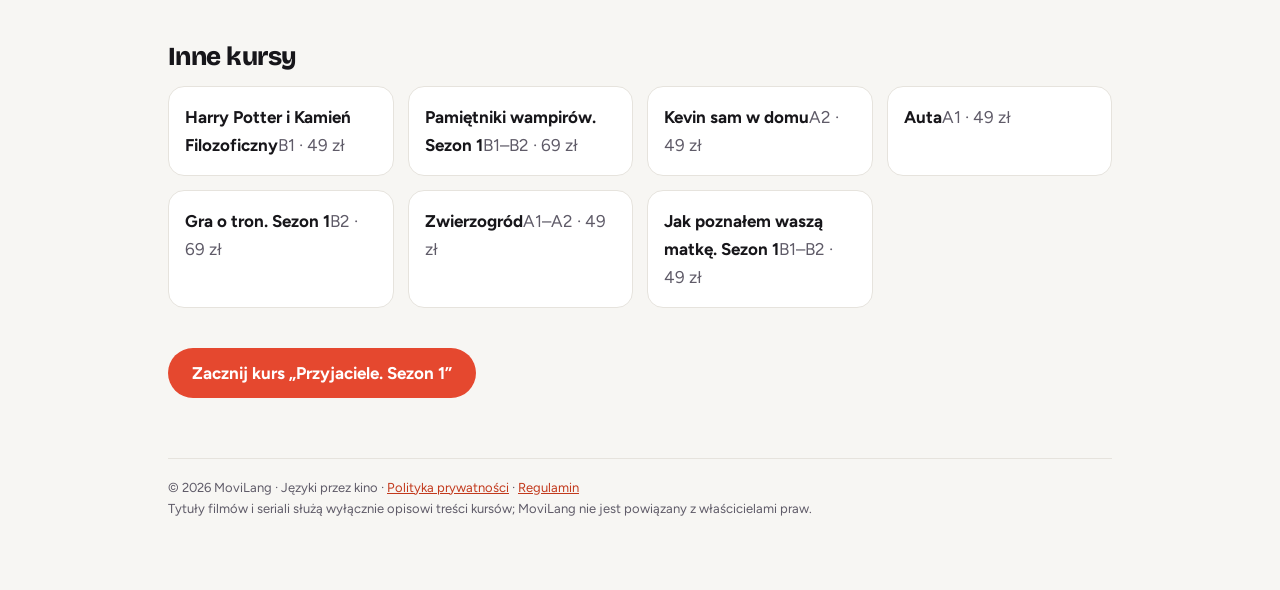
<file: kursy/przyjaciele.html>
<!doctype html><html lang="pl"><head><meta charset="utf-8"><meta name="viewport" content="width=device-width,initial-scale=1">
<title>Angielski z serialu „Przyjaciele. Sezon 1” — kurs A2–B1 online | MoviLang</title><meta name="description" content="Angielski A2–B1 z pierwszym sezonem „Przyjaciół”: Central Perk, małpka Marcel, sarkazm Chandlera i idiomy „jak zrozumiał Joey”. 36 lekcji i egzamin końcowy"><link rel="canonical" href="https://movilang.pages.dev/kursy/przyjaciele.html">
<meta property="og:title" content="Angielski z serialu „Przyjaciele. Sezon 1” — kurs A2–B1 online | MoviLang"><meta property="og:description" content="Angielski A2–B1 z pierwszym sezonem „Przyjaciół”: Central Perk, małpka Marcel, sarkazm Chandlera i idiomy „jak zrozumiał Joey”. 36 lekcji i egzamin końcowy"><meta property="og:url" content="https://movilang.pages.dev/kursy/przyjaciele.html"><meta property="og:type" content="website"><meta property="og:image" content="https://movilang.pages.dev/assets/posters/friends-s1-1793214273063.jpg">
<link rel="icon" href="/assets/favicon.svg" type="image/svg+xml"><link rel="preconnect" href="https://fonts.gstatic.com" crossorigin><link rel="stylesheet" href="https://fonts.googleapis.com/css2?family=Bricolage+Grotesque:opsz,wght@12..96,800&family=Figtree:wght@400;600;700&display=swap"><style>:root{--bg:#F7F6F3;--paper:#fff;--fg:#17161A;--mu:#5F5B68;--line:#E6E3DD;--ac:#C2391C;--acb:#E5482F}
@media(prefers-color-scheme:dark){:root{--bg:#111014;--paper:#19181D;--fg:#F2F0F5;--mu:#A7A2B0;--line:#2C2A31;--ac:#FF7456;--acb:#FF5B40}}
*{box-sizing:border-box}body{margin:0;background:var(--bg);color:var(--fg);font:17px/1.65 Figtree,system-ui,sans-serif}a{color:var(--ac)}
.w{max-width:980px;margin:auto;padding:22px 18px 70px}header{display:flex;justify-content:space-between;align-items:center;gap:12px}
header a{color:var(--fg);text-decoration:none;font-weight:700}.top{display:grid;grid-template-columns:240px 1fr;gap:34px;margin:34px 0;align-items:start}
.pst{aspect-ratio:2/3;border-radius:16px;background:#2a1d52 center/cover;max-width:100%}
h1{font:800 clamp(32px,5vw,50px)/1.03 "Bricolage Grotesque",system-ui,sans-serif;letter-spacing:-.03em;margin:8px 0 14px}
h2{font:800 26px "Bricolage Grotesque",system-ui,sans-serif;letter-spacing:-.02em;margin:44px 0 14px}
.chips{display:flex;flex-wrap:wrap;gap:8px;margin:14px 0}.chips span{border:1px solid var(--line);background:var(--paper);border-radius:999px;padding:4px 12px;font-size:14px;font-weight:600}
.btn{display:inline-flex;align-items:center;height:50px;padding:0 24px;border-radius:999px;background:var(--acb);color:#fff;text-decoration:none;font-weight:700;margin:6px 8px 0 0}
.btn.o{background:transparent;color:var(--fg);border:1px solid var(--line)}.mu{color:var(--mu)}
ol{display:grid;grid-template-columns:repeat(2,minmax(0,1fr));gap:6px 24px;padding-left:22px}li{font-size:15px}li small{color:var(--mu)}li.b{font-weight:700}
.f{display:grid;grid-template-columns:repeat(3,minmax(0,1fr));gap:12px}.f div{background:var(--paper);border:1px solid var(--line);border-radius:16px;padding:16px;font-size:15px}.f b{display:block;font-size:16px}
.cards{display:grid;grid-template-columns:repeat(auto-fill,minmax(200px,1fr));gap:14px}.card{display:block;background:var(--paper);border:1px solid var(--line);border-radius:16px;padding:16px;text-decoration:none;color:var(--fg)}
footer{margin-top:60px;color:var(--mu);font-size:13px;border-top:1px solid var(--line);padding-top:18px}
@media(max-width:700px){.top{grid-template-columns:1fr}.pst{width:160px}ol,.f{grid-template-columns:1fr}}</style><script type="application/ld+json">{"@context": "https://schema.org", "@graph": [{"@type": "Course", "name": "Przyjaciele. Sezon 1 — angielski A2–B1", "description": "Angielski A2–B1 z pierwszym sezonem „Przyjaciół”: Central Perk, małpka Marcel, sarkazm Chandlera i idiomy „jak zrozumiał Joey”. 36 lekcji i egzamin końcowy z certyfikatem.", "url": "https://movilang.pages.dev/kursy/przyjaciele.html", "inLanguage": "en", "educationalLevel": "A2–B1", "numberOfCredits": 36, "provider": {"@type": "Organization", "name": "MoviLang", "url": "https://movilang.pages.dev/"}, "offers": {"@type": "Offer", "category": "Paid", "price": "49", "priceCurrency": "PLN", "url": "https://movilang.pages.dev/kursy/przyjaciele.html"}, "hasCourseInstance": {"@type": "CourseInstance", "courseMode": "online", "courseWorkload": "PT6H"}, "image": "https://movilang.pages.dev/assets/posters/friends-s1-1793214273063.jpg"}, {"@type": "BreadcrumbList", "itemListElement": [{"@type": "ListItem", "position": 1, "name": "MoviLang", "item": "https://movilang.pages.dev/"}, {"@type": "ListItem", "position": 2, "name": "Kursy", "item": "https://movilang.pages.dev/kursy/"}, {"@type": "ListItem", "position": 3, "name": "Przyjaciele. Sezon 1", "item": "https://movilang.pages.dev/kursy/przyjaciele.html"}]}]}</script></head><body><div class="w"><header><a href="/">▶ MoviLang</a><nav><a href="/kursy/">Kursy</a> · <a href="/blog/">Blog</a></nav></header>
<div class="top"><div class="pst" role="img" aria-label="Okładka kursu Przyjaciele. Sezon 1" style="background-image:url(https://movilang.pages.dev/assets/posters/friends-s1-1793214273063.jpg)"></div><div>
<span class="mu">Kurs angielskiego · serial</span><h1>Angielski z serialu „Przyjaciele. Sezon 1”</h1><p>Angielski A2–B1 z pierwszym sezonem „Przyjaciół”: Central Perk, małpka Marcel, sarkazm Chandlera i idiomy „jak zrozumiał Joey”. 36 lekcji i egzamin końcowy z certyfikatem.</p>
<div class="chips"><span>Poziom A2–B1</span><span>36 lekcji</span><span>ok. 6 godzin</span><span>certyfikat</span><span>49 zł jednorazowo</span></div>
<a class="btn" href="/#/course/7020f770-08d2-4fae-9094-c7767c47f9f3">Zobacz kurs i zacznij</a><a class="btn o" href="/#/trial">Darmowa lekcja próbna</a>
<p class="mu" style="font-size:14px;margin-top:10px">Pierwsza lekcja za darmo, bez karty. Nie znasz poziomu? <a href="/#/test">Test w 2 minuty</a>.</p></div></div>
<h2>Jak wygląda nauka</h2><div class="f"><div><b>Tłumaczenie każdego słowa</b>Dotknij słowa w zdaniu, a zobaczysz tłumaczenie w kontekście. Działa też dla całego zdania.</div><div><b>Mówienie od pierwszej lekcji</b>Powtarzasz kwestie bohaterów, a mikrofon sprawdza wymowę.</div><div><b>Wyjaśnienia po polsku lub ukraińsku</b>Gramatyka bez wkuwania, z przykładami ze scen.</div><div><b>Questy i powtórki</b>Co 6 lekcji „boss” łuku, a słówka wracają w powtórce dnia.</div><div><b>Certyfikat</b>Egzamin końcowy kursu i certyfikat z imieniem.</div><div><b>Płacisz raz</b>Bez subskrypcji, dostęp na zawsze. BLIK, Przelewy24, karta.</div></div>
<h2>Program: 36 lekcji</h2><ol><li>Uciekająca panna młoda <small>· Present Simple vs Continuous</small></li><li>Rachel szuka pracy <small>· like + -ing, want + to</small></li><li>Pierwsze USG <small>· Present Continuous (plany)</small></li><li>Kciuk w puszce <small>· much / many / a few</small></li><li>Wieczór hokeja <small>· Past Simple vs Continuous</small></li><li class="b">Boss łuku 1: Pierwszy tydzień Rachel</li><li>Randka w pralni <small>· Adverbs of frequency</small></li><li>Wielka rola Joeya <small>· Present Perfect vs Past Simple</small></li><li>Bez prądu <small>· going to vs will</small></li><li>Babcia <small>· used to</small></li><li>Święto Dziękczynienia na dachu <small>· should / ought to</small></li><li class="b">Boss łuku 2: Tydzień katastrof</li><li>Małpka Marcel <small>· have to / must</small></li><li>Mama Chandlera <small>· Reported speech</small></li><li>Tuzin lasagne <small>· Passive voice</small></li><li>Walentynki <small>· Second Conditional</small></li><li>Monica — szefowa kuchni <small>· must be / might be</small></li><li class="b">Boss łuku 3: Małpa, mama i lasagne</li><li>Ursula <small>· Question tags</small></li><li>Ostry dyżur <small>· so / such</small></li><li>Wieczór pokera <small>· Comparatives</small></li><li>Marcel uciekł <small>· Past Perfect</small></li><li>Znowu Barry <small>· Present Perfect Continuous</small></li><li class="b">Boss łuku 4: Najdłuższy tydzień</li><li>Fałszywa Monica <small>· someone / anyone</small></li><li>Żegnaj, Marcelu <small>· can / could / be able to</small></li><li>Pager Rossa <small>· First Conditional, unless</small></li><li>Narodziny <small>· Time clauses</small></li><li>Mały Ben <small>· mine / yours, whose</small></li><li class="b">Boss łuku 5: Nowe życie</li><li>Lista życzeń <small>· I wish</small></li><li>Chandler się wygadał <small>· Indirect questions</small></li><li>Broszka z kameą <small>· although / despite</small></li><li>Lotnisko <small>· might / may / could</small></li><li class="b">Boss łuku 6: Rachel się dowiaduje</li><li class="b">Egzamin końcowy: Central Perk</li></ol>
<h2>Gramatyka w kursie</h2><p class="mu">Adverbs of frequency · Comparatives · First Conditional, unless · I wish · Indirect questions · Passive voice · Past Perfect · Past Simple vs Continuous · Present Continuous (plany) · Present Perfect Continuous i więcej.</p>
<h2>Inne kursy</h2><div class="cards"><a class="card" href="/kursy/harry-potter.html"><b>Harry Potter i Kamień Filozoficzny</b><span class="mu">B1 · 49 zł</span></a><a class="card" href="/kursy/pamietniki-wampirow.html"><b>Pamiętniki wampirów. Sezon 1</b><span class="mu">B1–B2 · 69 zł</span></a><a class="card" href="/kursy/kevin-sam-w-domu.html"><b>Kevin sam w domu</b><span class="mu">A2 · 49 zł</span></a><a class="card" href="/kursy/auta.html"><b>Auta</b><span class="mu">A1 · 49 zł</span></a><a class="card" href="/kursy/gra-o-tron.html"><b>Gra o tron. Sezon 1</b><span class="mu">B2 · 69 zł</span></a><a class="card" href="/kursy/zwierzogrod.html"><b>Zwierzogród</b><span class="mu">A1–A2 · 49 zł</span></a><a class="card" href="/kursy/jak-poznalem-wasza-matke.html"><b>Jak poznałem waszą matkę. Sezon 1</b><span class="mu">B1–B2 · 49 zł</span></a></div>
<p style="margin-top:34px"><a class="btn" href="/#/course/7020f770-08d2-4fae-9094-c7767c47f9f3">Zacznij kurs „Przyjaciele. Sezon 1”</a></p><footer>© 2026 MoviLang · Języki przez kino · <a href="/privacy.html">Polityka prywatności</a> · <a href="/terms.html">Regulamin</a><br>Tytuły filmów i seriali służą wyłącznie opisowi treści kursów; MoviLang nie jest powiązany z właścicielami praw.</footer></div></body></html>
</file>
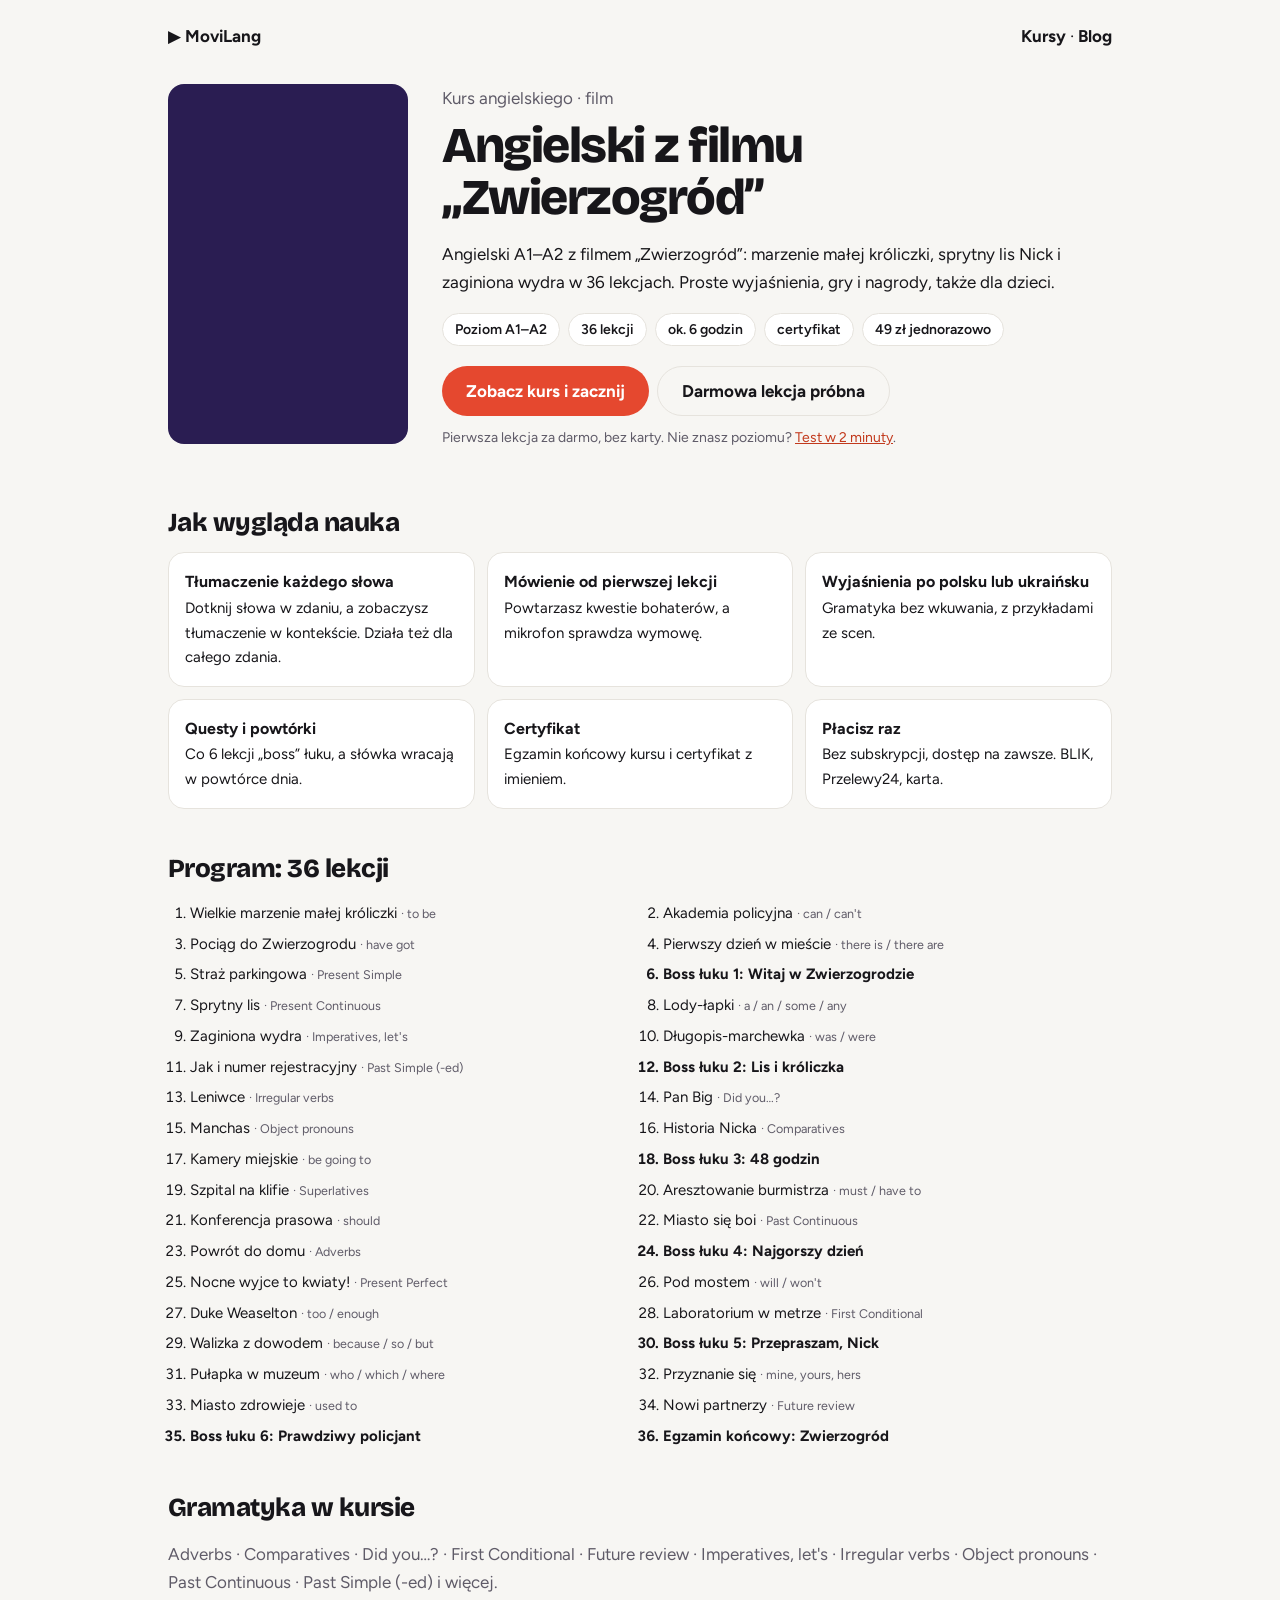
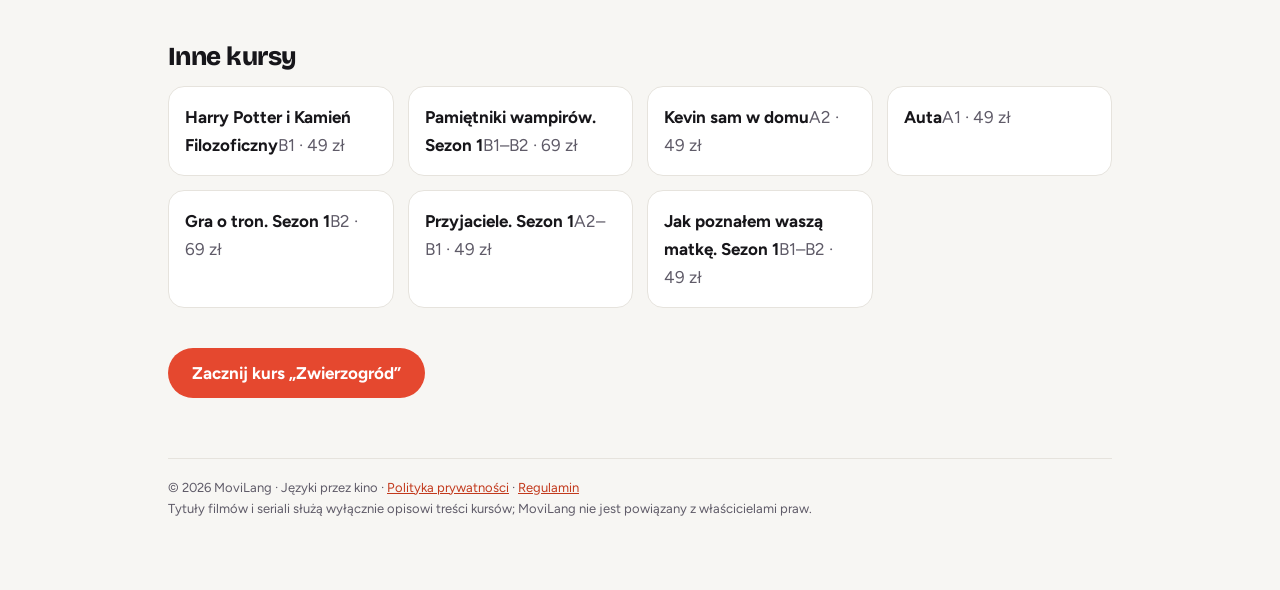
<file: kursy/zwierzogrod.html>
<!doctype html><html lang="pl"><head><meta charset="utf-8"><meta name="viewport" content="width=device-width,initial-scale=1">
<title>Angielski z filmu „Zwierzogród” — kurs A1–A2 online | MoviLang</title><meta name="description" content="Angielski A1–A2 z filmem „Zwierzogród”: marzenie małej króliczki, sprytny lis Nick i zaginiona wydra w 36 lekcjach. Proste wyjaśnienia, gry i nagrody, takż"><link rel="canonical" href="https://movilang.pages.dev/kursy/zwierzogrod.html">
<meta property="og:title" content="Angielski z filmu „Zwierzogród” — kurs A1–A2 online | MoviLang"><meta property="og:description" content="Angielski A1–A2 z filmem „Zwierzogród”: marzenie małej króliczki, sprytny lis Nick i zaginiona wydra w 36 lekcjach. Proste wyjaśnienia, gry i nagrody, takż"><meta property="og:url" content="https://movilang.pages.dev/kursy/zwierzogrod.html"><meta property="og:type" content="website"><meta property="og:image" content="https://movilang.pages.dev/assets/posters/zootopia-1793215467047.jpg">
<link rel="icon" href="/assets/favicon.svg" type="image/svg+xml"><link rel="preconnect" href="https://fonts.gstatic.com" crossorigin><link rel="stylesheet" href="https://fonts.googleapis.com/css2?family=Bricolage+Grotesque:opsz,wght@12..96,800&family=Figtree:wght@400;600;700&display=swap"><style>:root{--bg:#F7F6F3;--paper:#fff;--fg:#17161A;--mu:#5F5B68;--line:#E6E3DD;--ac:#C2391C;--acb:#E5482F}
@media(prefers-color-scheme:dark){:root{--bg:#111014;--paper:#19181D;--fg:#F2F0F5;--mu:#A7A2B0;--line:#2C2A31;--ac:#FF7456;--acb:#FF5B40}}
*{box-sizing:border-box}body{margin:0;background:var(--bg);color:var(--fg);font:17px/1.65 Figtree,system-ui,sans-serif}a{color:var(--ac)}
.w{max-width:980px;margin:auto;padding:22px 18px 70px}header{display:flex;justify-content:space-between;align-items:center;gap:12px}
header a{color:var(--fg);text-decoration:none;font-weight:700}.top{display:grid;grid-template-columns:240px 1fr;gap:34px;margin:34px 0;align-items:start}
.pst{aspect-ratio:2/3;border-radius:16px;background:#2a1d52 center/cover;max-width:100%}
h1{font:800 clamp(32px,5vw,50px)/1.03 "Bricolage Grotesque",system-ui,sans-serif;letter-spacing:-.03em;margin:8px 0 14px}
h2{font:800 26px "Bricolage Grotesque",system-ui,sans-serif;letter-spacing:-.02em;margin:44px 0 14px}
.chips{display:flex;flex-wrap:wrap;gap:8px;margin:14px 0}.chips span{border:1px solid var(--line);background:var(--paper);border-radius:999px;padding:4px 12px;font-size:14px;font-weight:600}
.btn{display:inline-flex;align-items:center;height:50px;padding:0 24px;border-radius:999px;background:var(--acb);color:#fff;text-decoration:none;font-weight:700;margin:6px 8px 0 0}
.btn.o{background:transparent;color:var(--fg);border:1px solid var(--line)}.mu{color:var(--mu)}
ol{display:grid;grid-template-columns:repeat(2,minmax(0,1fr));gap:6px 24px;padding-left:22px}li{font-size:15px}li small{color:var(--mu)}li.b{font-weight:700}
.f{display:grid;grid-template-columns:repeat(3,minmax(0,1fr));gap:12px}.f div{background:var(--paper);border:1px solid var(--line);border-radius:16px;padding:16px;font-size:15px}.f b{display:block;font-size:16px}
.cards{display:grid;grid-template-columns:repeat(auto-fill,minmax(200px,1fr));gap:14px}.card{display:block;background:var(--paper);border:1px solid var(--line);border-radius:16px;padding:16px;text-decoration:none;color:var(--fg)}
footer{margin-top:60px;color:var(--mu);font-size:13px;border-top:1px solid var(--line);padding-top:18px}
@media(max-width:700px){.top{grid-template-columns:1fr}.pst{width:160px}ol,.f{grid-template-columns:1fr}}</style><script type="application/ld+json">{"@context": "https://schema.org", "@graph": [{"@type": "Course", "name": "Zwierzogród — angielski A1–A2", "description": "Angielski A1–A2 z filmem „Zwierzogród”: marzenie małej króliczki, sprytny lis Nick i zaginiona wydra w 36 lekcjach. Proste wyjaśnienia, gry i nagrody, także dla dzieci.", "url": "https://movilang.pages.dev/kursy/zwierzogrod.html", "inLanguage": "en", "educationalLevel": "A1–A2", "numberOfCredits": 36, "provider": {"@type": "Organization", "name": "MoviLang", "url": "https://movilang.pages.dev/"}, "offers": {"@type": "Offer", "category": "Paid", "price": "49", "priceCurrency": "PLN", "url": "https://movilang.pages.dev/kursy/zwierzogrod.html"}, "hasCourseInstance": {"@type": "CourseInstance", "courseMode": "online", "courseWorkload": "PT6H"}, "image": "https://movilang.pages.dev/assets/posters/zootopia-1793215467047.jpg"}, {"@type": "BreadcrumbList", "itemListElement": [{"@type": "ListItem", "position": 1, "name": "MoviLang", "item": "https://movilang.pages.dev/"}, {"@type": "ListItem", "position": 2, "name": "Kursy", "item": "https://movilang.pages.dev/kursy/"}, {"@type": "ListItem", "position": 3, "name": "Zwierzogród", "item": "https://movilang.pages.dev/kursy/zwierzogrod.html"}]}]}</script></head><body><div class="w"><header><a href="/">▶ MoviLang</a><nav><a href="/kursy/">Kursy</a> · <a href="/blog/">Blog</a></nav></header>
<div class="top"><div class="pst" role="img" aria-label="Okładka kursu Zwierzogród" style="background-image:url(https://movilang.pages.dev/assets/posters/zootopia-1793215467047.jpg)"></div><div>
<span class="mu">Kurs angielskiego · film</span><h1>Angielski z filmu „Zwierzogród”</h1><p>Angielski A1–A2 z filmem „Zwierzogród”: marzenie małej króliczki, sprytny lis Nick i zaginiona wydra w 36 lekcjach. Proste wyjaśnienia, gry i nagrody, także dla dzieci.</p>
<div class="chips"><span>Poziom A1–A2</span><span>36 lekcji</span><span>ok. 6 godzin</span><span>certyfikat</span><span>49 zł jednorazowo</span></div>
<a class="btn" href="/#/course/374ef37e-daa0-49ad-a3bf-1117c233e252">Zobacz kurs i zacznij</a><a class="btn o" href="/#/trial">Darmowa lekcja próbna</a>
<p class="mu" style="font-size:14px;margin-top:10px">Pierwsza lekcja za darmo, bez karty. Nie znasz poziomu? <a href="/#/test">Test w 2 minuty</a>.</p></div></div>
<h2>Jak wygląda nauka</h2><div class="f"><div><b>Tłumaczenie każdego słowa</b>Dotknij słowa w zdaniu, a zobaczysz tłumaczenie w kontekście. Działa też dla całego zdania.</div><div><b>Mówienie od pierwszej lekcji</b>Powtarzasz kwestie bohaterów, a mikrofon sprawdza wymowę.</div><div><b>Wyjaśnienia po polsku lub ukraińsku</b>Gramatyka bez wkuwania, z przykładami ze scen.</div><div><b>Questy i powtórki</b>Co 6 lekcji „boss” łuku, a słówka wracają w powtórce dnia.</div><div><b>Certyfikat</b>Egzamin końcowy kursu i certyfikat z imieniem.</div><div><b>Płacisz raz</b>Bez subskrypcji, dostęp na zawsze. BLIK, Przelewy24, karta.</div></div>
<h2>Program: 36 lekcji</h2><ol><li>Wielkie marzenie małej króliczki <small>· to be</small></li><li>Akademia policyjna <small>· can / can&#x27;t</small></li><li>Pociąg do Zwierzogrodu <small>· have got</small></li><li>Pierwszy dzień w mieście <small>· there is / there are</small></li><li>Straż parkingowa <small>· Present Simple</small></li><li class="b">Boss łuku 1: Witaj w Zwierzogrodzie</li><li>Sprytny lis <small>· Present Continuous</small></li><li>Lody-łapki <small>· a / an / some / any</small></li><li>Zaginiona wydra <small>· Imperatives, let&#x27;s</small></li><li>Długopis-marchewka <small>· was / were</small></li><li>Jak i numer rejestracyjny <small>· Past Simple (-ed)</small></li><li class="b">Boss łuku 2: Lis i króliczka</li><li>Leniwce <small>· Irregular verbs</small></li><li>Pan Big <small>· Did you…?</small></li><li>Manchas <small>· Object pronouns</small></li><li>Historia Nicka <small>· Comparatives</small></li><li>Kamery miejskie <small>· be going to</small></li><li class="b">Boss łuku 3: 48 godzin</li><li>Szpital na klifie <small>· Superlatives</small></li><li>Aresztowanie burmistrza <small>· must / have to</small></li><li>Konferencja prasowa <small>· should</small></li><li>Miasto się boi <small>· Past Continuous</small></li><li>Powrót do domu <small>· Adverbs</small></li><li class="b">Boss łuku 4: Najgorszy dzień</li><li>Nocne wyjce to kwiaty! <small>· Present Perfect</small></li><li>Pod mostem <small>· will / won&#x27;t</small></li><li>Duke Weaselton <small>· too / enough</small></li><li>Laboratorium w metrze <small>· First Conditional</small></li><li>Walizka z dowodem <small>· because / so / but</small></li><li class="b">Boss łuku 5: Przepraszam, Nick</li><li>Pułapka w muzeum <small>· who / which / where</small></li><li>Przyznanie się <small>· mine, yours, hers</small></li><li>Miasto zdrowieje <small>· used to</small></li><li>Nowi partnerzy <small>· Future review</small></li><li class="b">Boss łuku 6: Prawdziwy policjant</li><li class="b">Egzamin końcowy: Zwierzogród</li></ol>
<h2>Gramatyka w kursie</h2><p class="mu">Adverbs · Comparatives · Did you…? · First Conditional · Future review · Imperatives, let&#x27;s · Irregular verbs · Object pronouns · Past Continuous · Past Simple (-ed) i więcej.</p>
<h2>Inne kursy</h2><div class="cards"><a class="card" href="/kursy/harry-potter.html"><b>Harry Potter i Kamień Filozoficzny</b><span class="mu">B1 · 49 zł</span></a><a class="card" href="/kursy/pamietniki-wampirow.html"><b>Pamiętniki wampirów. Sezon 1</b><span class="mu">B1–B2 · 69 zł</span></a><a class="card" href="/kursy/kevin-sam-w-domu.html"><b>Kevin sam w domu</b><span class="mu">A2 · 49 zł</span></a><a class="card" href="/kursy/auta.html"><b>Auta</b><span class="mu">A1 · 49 zł</span></a><a class="card" href="/kursy/gra-o-tron.html"><b>Gra o tron. Sezon 1</b><span class="mu">B2 · 69 zł</span></a><a class="card" href="/kursy/przyjaciele.html"><b>Przyjaciele. Sezon 1</b><span class="mu">A2–B1 · 49 zł</span></a><a class="card" href="/kursy/jak-poznalem-wasza-matke.html"><b>Jak poznałem waszą matkę. Sezon 1</b><span class="mu">B1–B2 · 49 zł</span></a></div>
<p style="margin-top:34px"><a class="btn" href="/#/course/374ef37e-daa0-49ad-a3bf-1117c233e252">Zacznij kurs „Zwierzogród”</a></p><footer>© 2026 MoviLang · Języki przez kino · <a href="/privacy.html">Polityka prywatności</a> · <a href="/terms.html">Regulamin</a><br>Tytuły filmów i seriali służą wyłącznie opisowi treści kursów; MoviLang nie jest powiązany z właścicielami praw.</footer></div></body></html>
</file>
